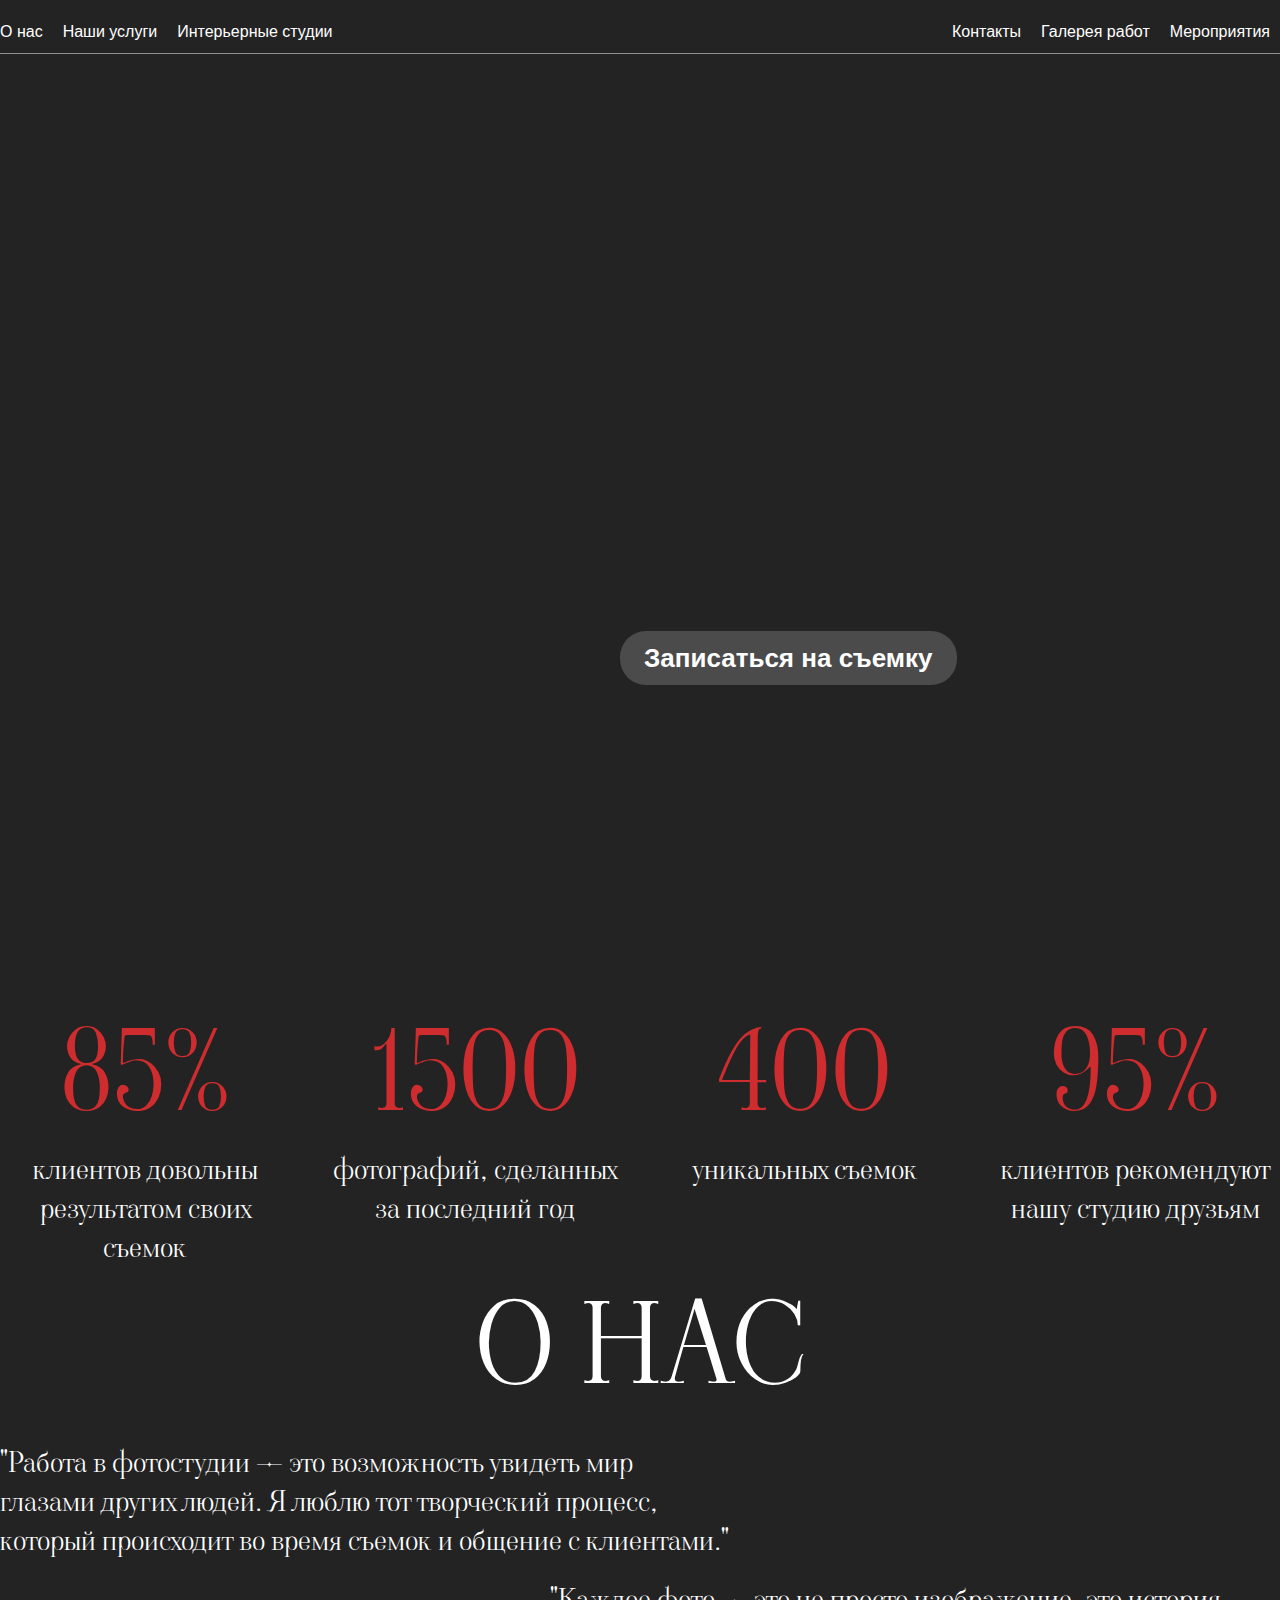
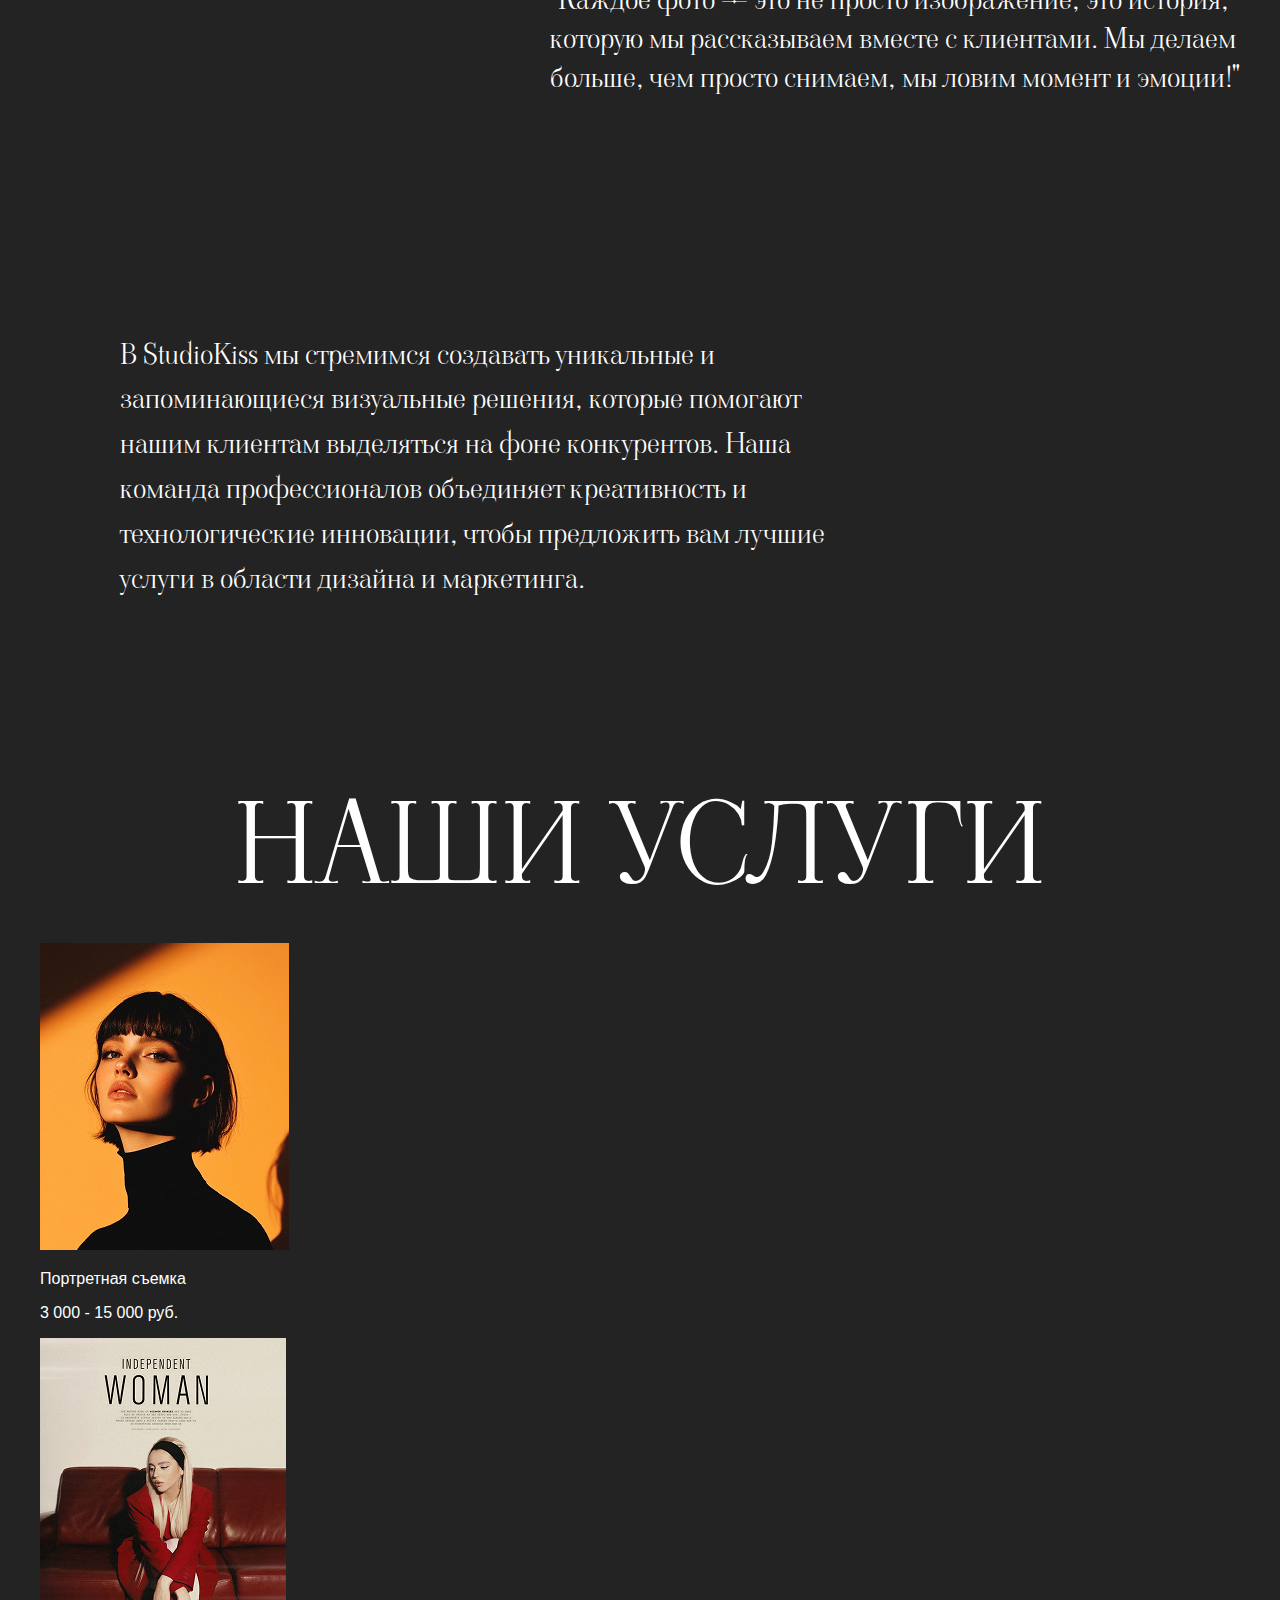
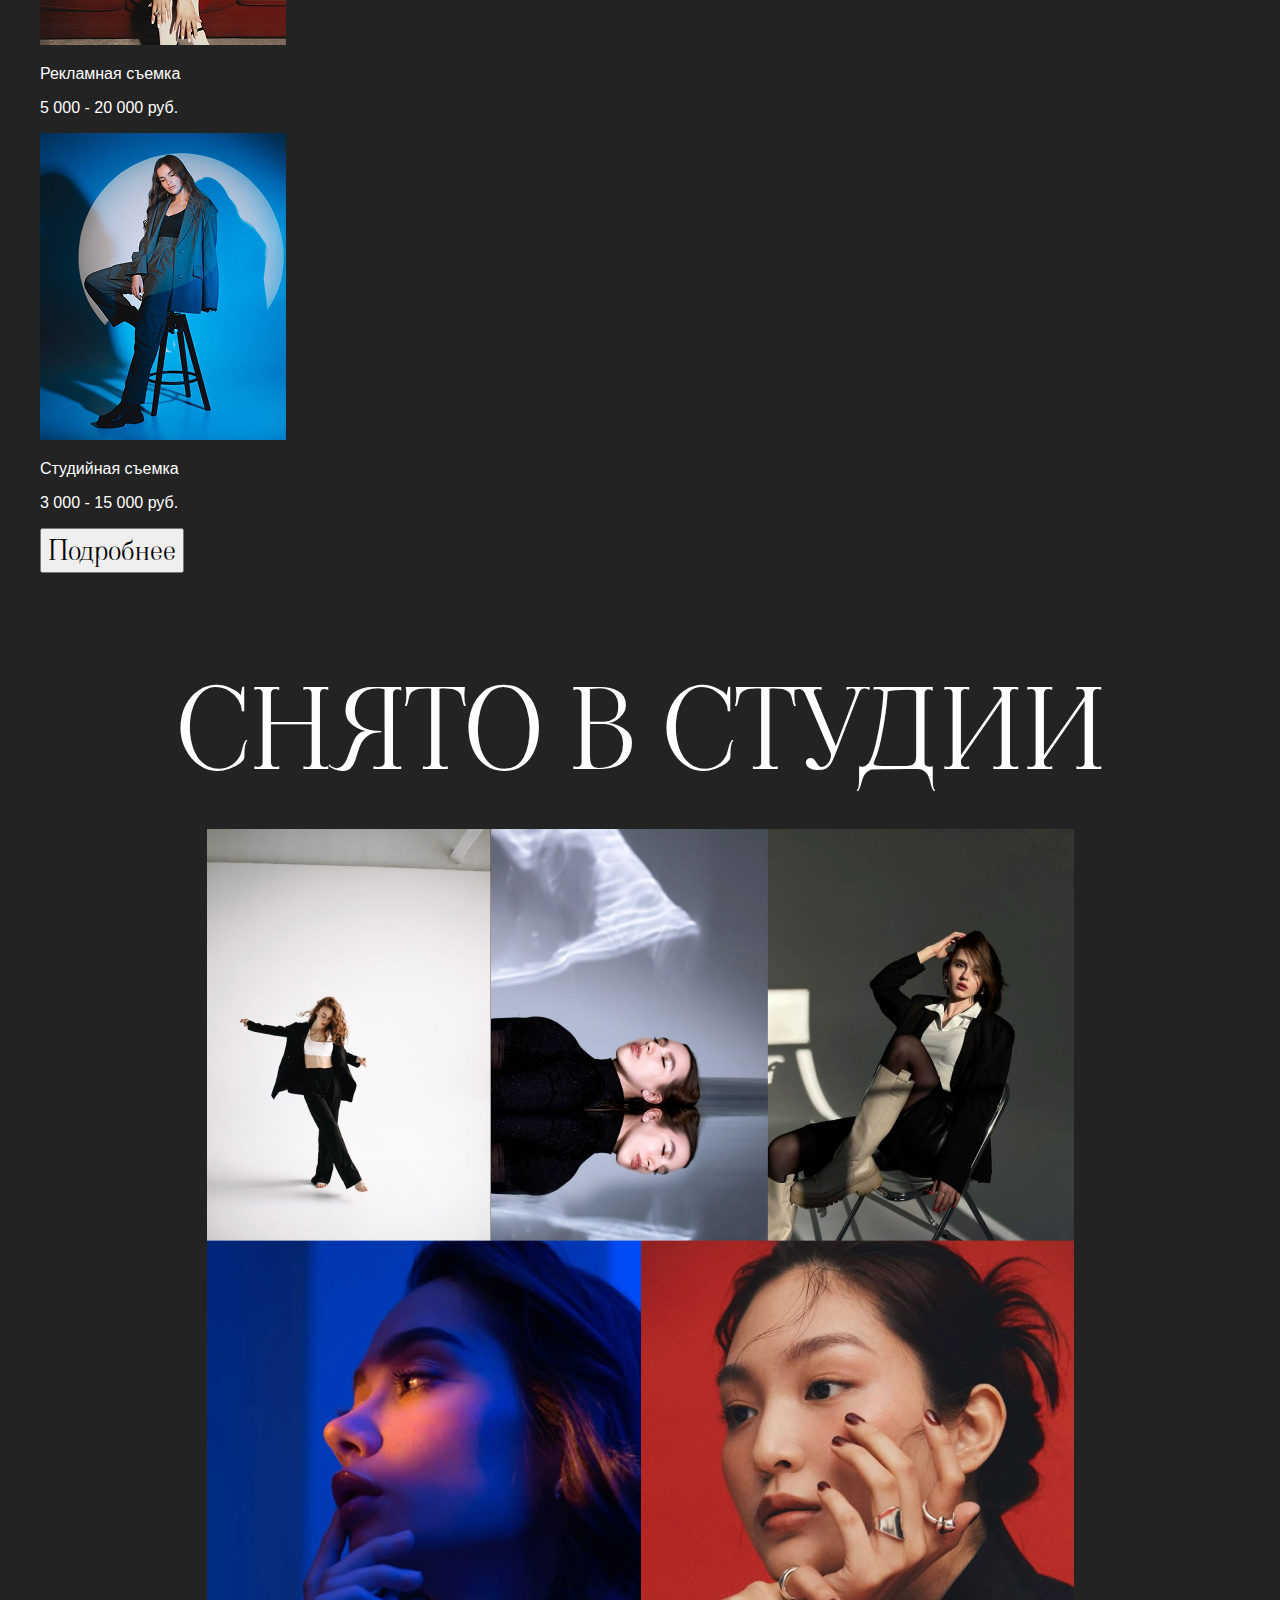
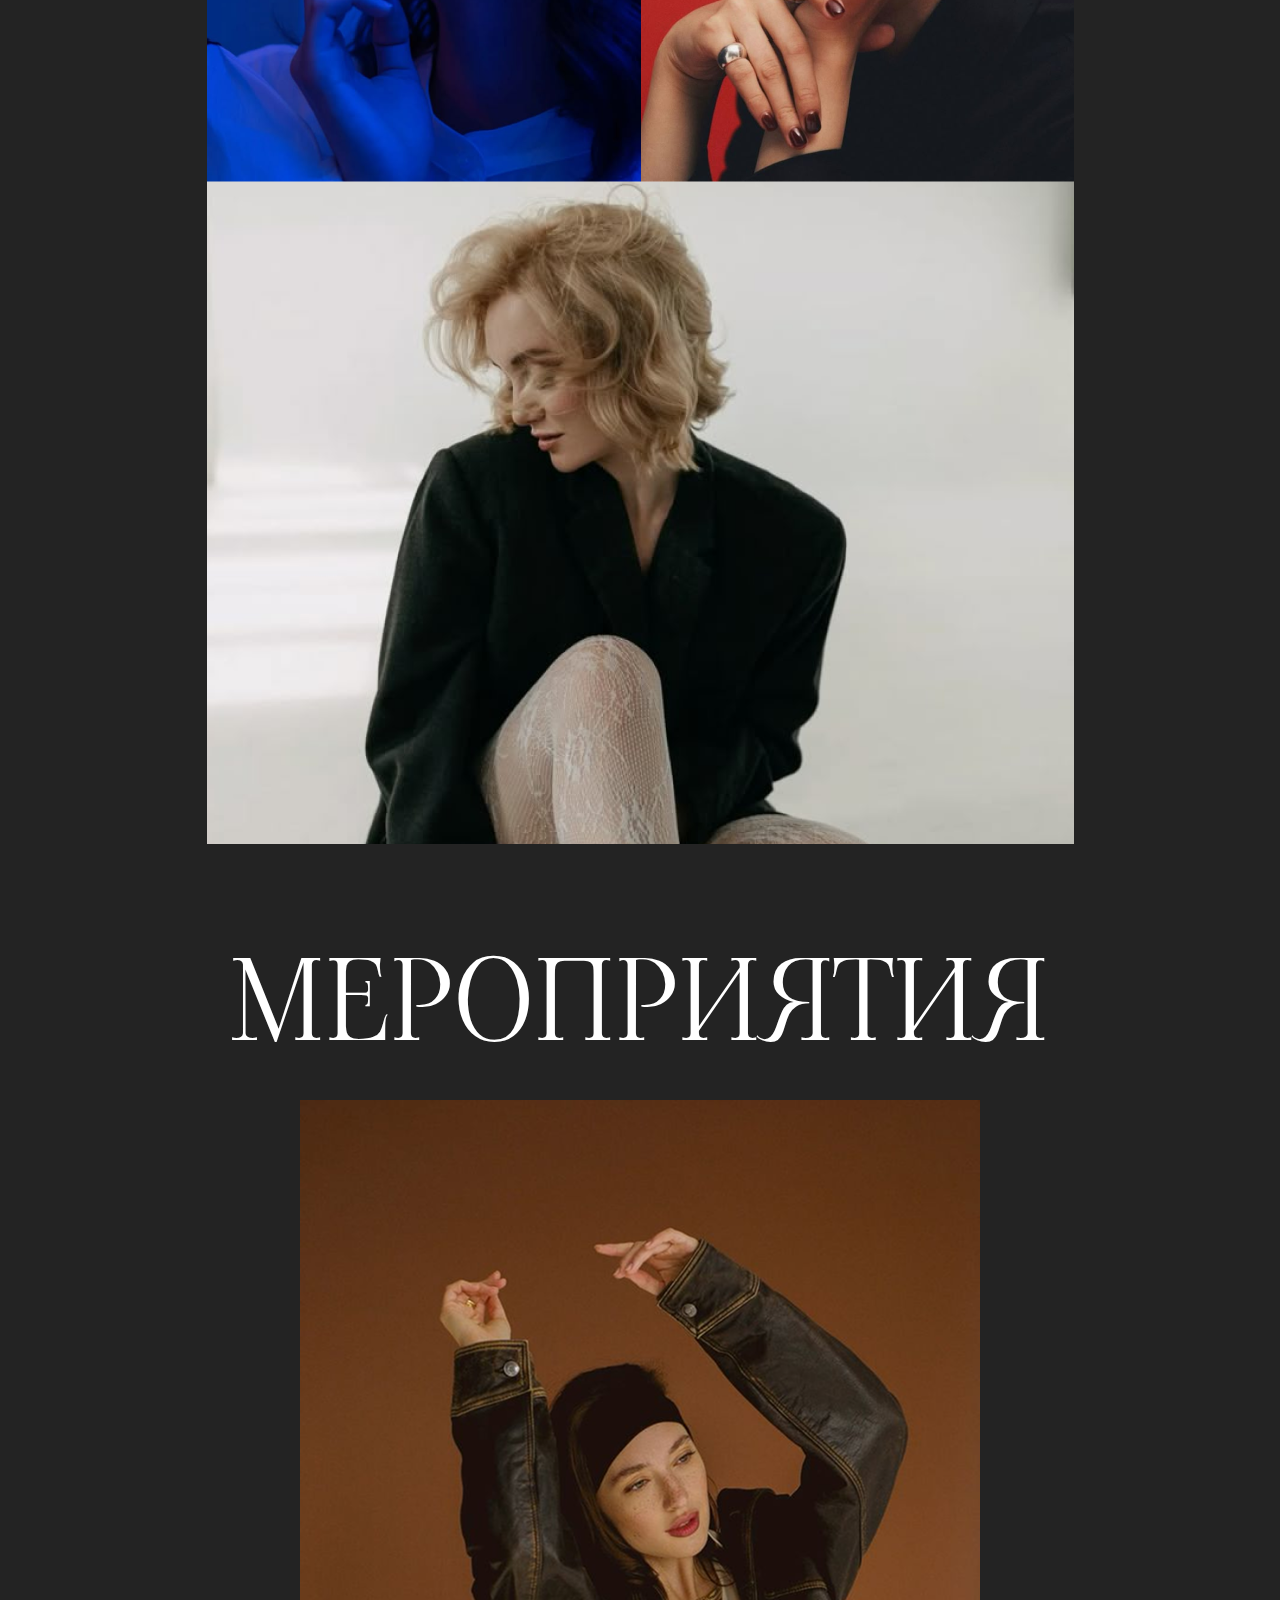
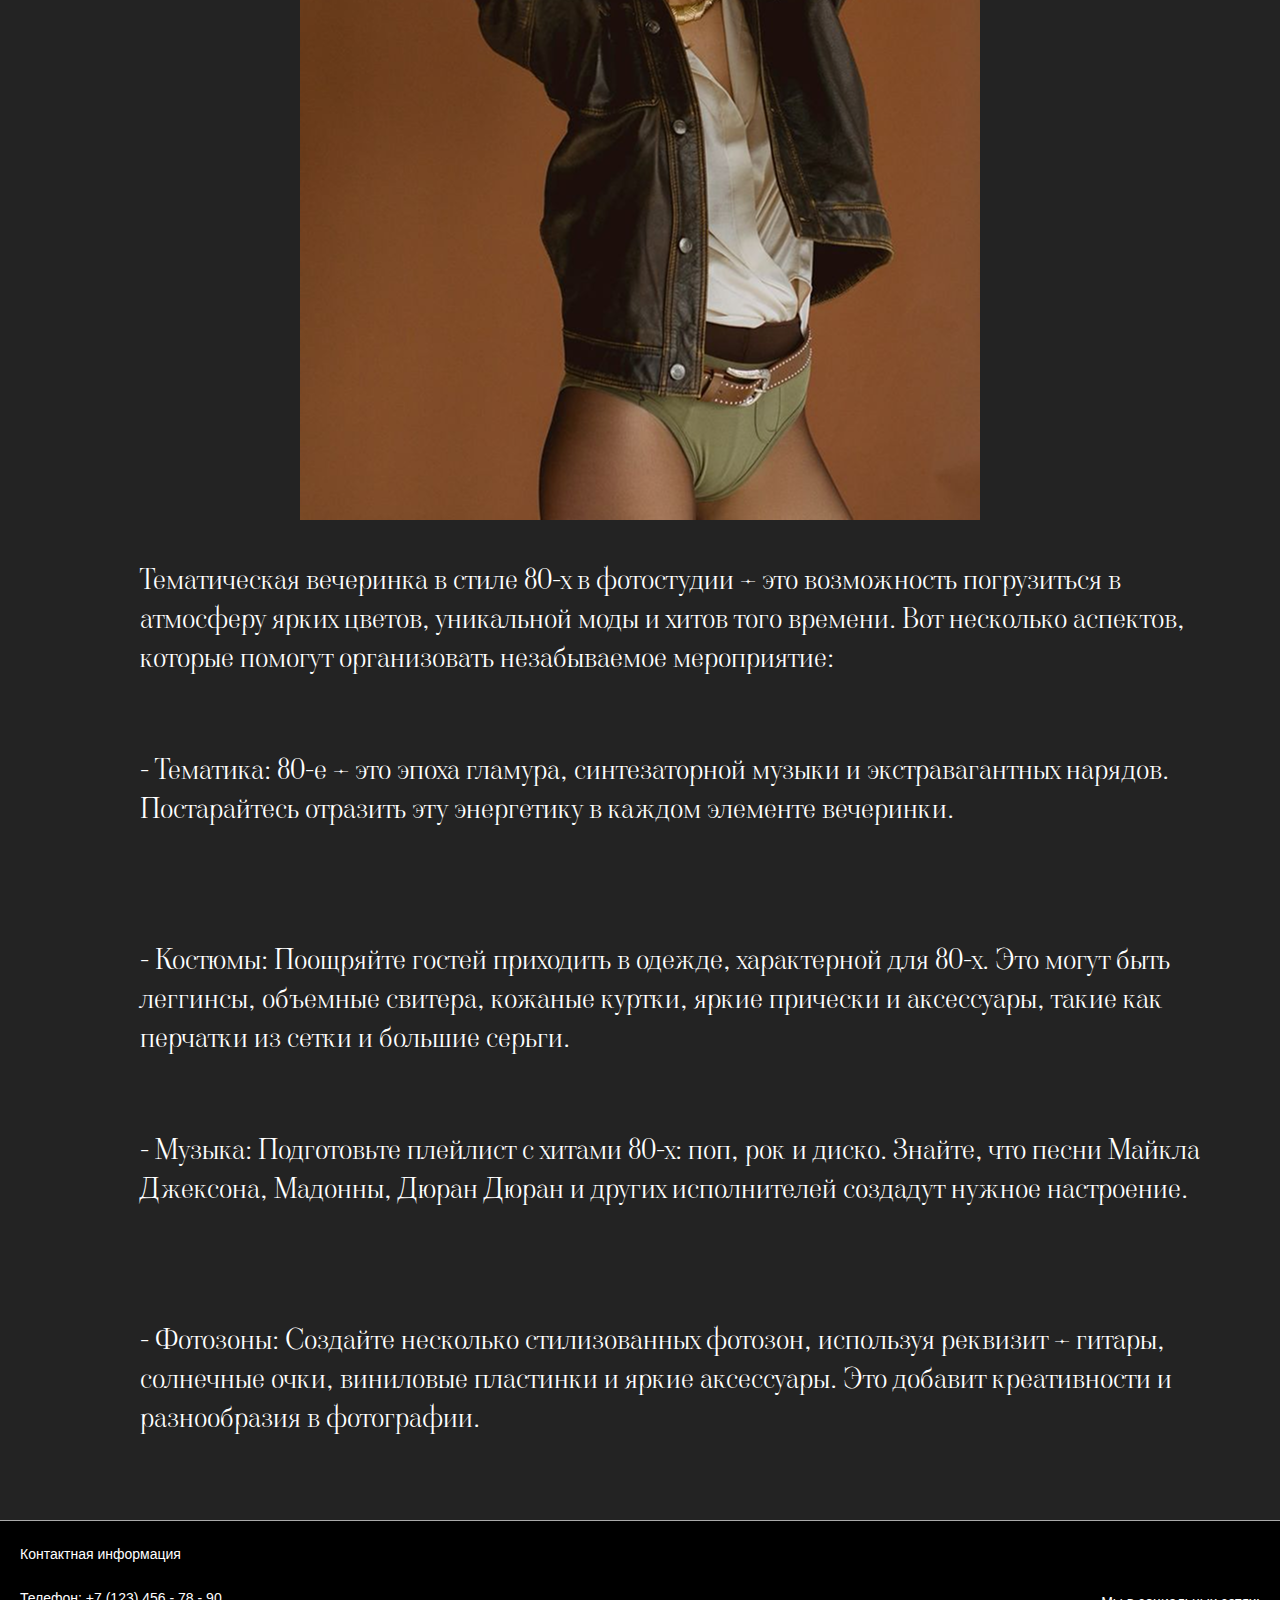
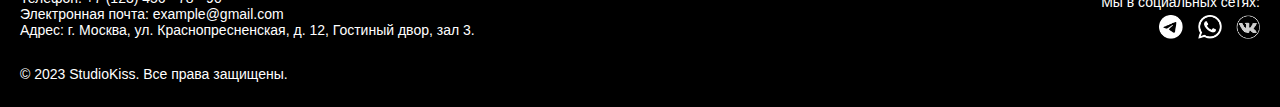
<file: index.html>
<!DOCTYPE html>
<html lang="ru">
<head>
    <!-- Google tag (gtag.js) -->
    <script async src="https://www.googletagmanager.com/gtag/js?id=G-5FQ3KZ03GV"></script>
    <script>
        window.dataLayer = window.dataLayer || [];
        function gtag(){dataLayer.push(arguments);}
        gtag('js', new Date());
        
        gtag('config', 'G-5FQ3KZ03GV');
    </script>
    <meta charset="UTF-8">
    <meta name="viewport" content="width=device-width, initial-scale=1.0">
    <link rel="stylesheet" href="assets/css/style.css">
    <title>StudoKiss</title>
    <link rel="preconnect" href="https://fonts.googleapis.com">
    <link rel="preconnect" href="https://fonts.gstatic.com" crossorigin>
    <link href="https://fonts.googleapis.com/css2?family=Viaoda+Libre&display=swap" rel="stylesheet">
</head>
<body>
    <header class="header">
        <div class="container">
            <nav class="header_nav">
                <ul class="header_list">
                    <li class="natac"><a href="onas.html">О нас</a></li>
                    <li class="natac"><a href="servis.html">Наши услуги</a></li>
                    <li class="natac"><a href="studios.html">Интерьерные студии</a></li>
                </ul>
            </nav>
            <nav class="header_nav">
                <ul class="header_list">
                    <li class="natac"><a href="contacts.html">Контакты</a></li>
                    <li class="natac"><a href="gallery.html">Галерея работ</a></li>
                    <li class="natac"><a href="events.html">Мероприятия</a></li>
                </ul>
            </nav>
        </div>
    </header>
    <main> 
        <section class="section welcome">
            <a class="btn" href="contacts.html">Записаться на съемку</a>
        </section>
       
        <section class="section welcom_niz">
            <div class="box_niz">
                <h2 class="podzagolovok">85%</h2> 
                <p class="text">клиентов довольны результатом своих съемок</p>
            </div>
            <div class="box_niz">
                <h2 class="podzagolovok">1500</h2> 
                <p class="text">фотографий, сделанных за последний год</p>
            </div>
            <div class="box_niz">
                <h2 class="podzagolovok">400</h2> 
                <p class="text">уникальных съемок</p>
            </div>
            <div class="box_niz">
                <h2 class="podzagolovok">95%</h2> 
                <p class="text">клиентов рекомендуют нашу студию друзьям</p>
            </div>
        </section>

        <section class="section o_nas">
            <h1 class="zagolovok">О НАС</h1>
            <div class="box_onas">
              <div class="box_onas_1">
                <p class="text">"Работа в фотостудии — это возможность увидеть мир глазами других людей. Я люблю тот творческий процесс, который происходит во время съемок и общение с клиентами."</p>
              </div>
              <div class="box_onas_2">
                <p class="text">"Каждое фото — это не просто изображение, это история, которую мы рассказываем вместе с клиентами. Мы делаем больше, чем просто снимаем, мы ловим момент и эмоции!"</p>
              </div>
            </div>
        </section>
            
        <section class="section o_nasniz">
            <div class="box_o_nasniz">
            <p class="text">В StudioKiss мы стремимся создавать уникальные и запоминающиеся визуальные решения, которые помогают нашим клиентам выделяться на фоне конкурентов. Наша команда профессионалов объединяет креативность и технологические инновации, чтобы предложить вам лучшие услуги в области дизайна и маркетинга. </p>
            </div>
        </section>

        <section class="section yslygi">
            <h1 class="zagolovok">НАШИ УСЛУГИ</h1>
            <div class="cards">
                <div class="card">
                    <img src="assets\img\photo\image 31.png" alt="">
                    <p class="text_ys">Портретная съемка</p>
                    <p class="text_ys">3 000 - 15 000 руб.</p>
                </div>

                <div class="card">
                    <img src="assets\img\photo\image 32.png" alt="">
                    <p class="text_ys">Рекламная съемка</p>
                    <p class="text_ys">5 000 - 20 000 руб.</p>
                </div>

                <div class="card">
                    <img src="assets\img\photo\image 33.png" alt="">
                    <p class="text_ys">Студийная съемка</p>
                    <p class="text_ys">3 000 - 15 000 руб.</p>
                </div>
            </div>
            <a href="servis.html"><button><p class="text">Подробнее</p></button></a>
        </section>

        <section class="section snyato">
            <h1 class="zagolovok">СНЯТО В СТУДИИ</h1>
            <img src="assets/img/ma_ga/snyato.png" alt="">
        </section>

        <section class="section meropriat">
            <h1 class="zagolovok">МЕРОПРИЯТИЯ</h1>
            <img src="assets/img/ma_ga/image 20.png" alt="">
            <div class="box_meropriat">
                <div>
                    <p class="text">Тематическая вечеринка в стиле 80-х в фотостудии – это возможность погрузиться в атмосферу ярких цветов, уникальной моды и хитов того времени. Вот несколько аспектов, которые помогут организовать незабываемое мероприятие:
                    </p>
                    <p class="text">- Тематика: 80-е – это эпоха гламура, синтезаторной музыки и экстравагантных нарядов. Постарайтесь отразить эту энергетику в каждом элементе вечеринки.
                    </p>
                    <p class="text">- Костюмы: Поощряйте гостей приходить в одежде, характерной для 80-х. Это могут быть леггинсы, объемные свитера, кожаные куртки, яркие прически и аксессуары, такие как перчатки из сетки и большие серьги.
                    </p>
                    <p class="text">- Музыка: Подготовьте плейлист с хитами 80-х: поп, рок и диско. Знайте, что песни Майкла Джексона, Мадонны, Дюран Дюран и других исполнителей создадут нужное настроение.
                    </p>
                    <p class="text">- Фотозоны: Создайте несколько стилизованных фотозон, используя реквизит – гитары, солнечные очки, виниловые пластинки и яркие аксессуары. Это добавит креативности и разнообразия в фотографии.</p>
                </div>
            </div>
        </section>
    </main>
    <footer class="footer">
        <div class="container">
            <div class="footer-content">
              <div class="footer-left">
                <p>Контактная информация</p> <br>
                <p>Телефон: +7 (123) 456 - 78 - 90  <br>
                    Электронная почта: example@gmail.com <br>
                    Адрес: г. Москва, ул. Краснопресненская, д. 12, Гостиный двор, зал 3. <br>
                </p> <br>
                <p>© 2023 StudioKiss. Все права защищены.</p>
              </div>
              <div class="footer-right">
                <p>Мы в социальных сетях:</p>
                <div class="social-icons">
                  <a href=""><img src="assets/img/Telegram.png" alt="Telegram"></a>
                  <a href=""><img src="assets/img/Vector.png" alt="WhatsApp"></a>
                  <a href=""><img src="assets/img/vk.png" alt="VK"></a>
                </div>
              </div>
            </div>
        </div>
      </footer>
</body>
</html>
</file>
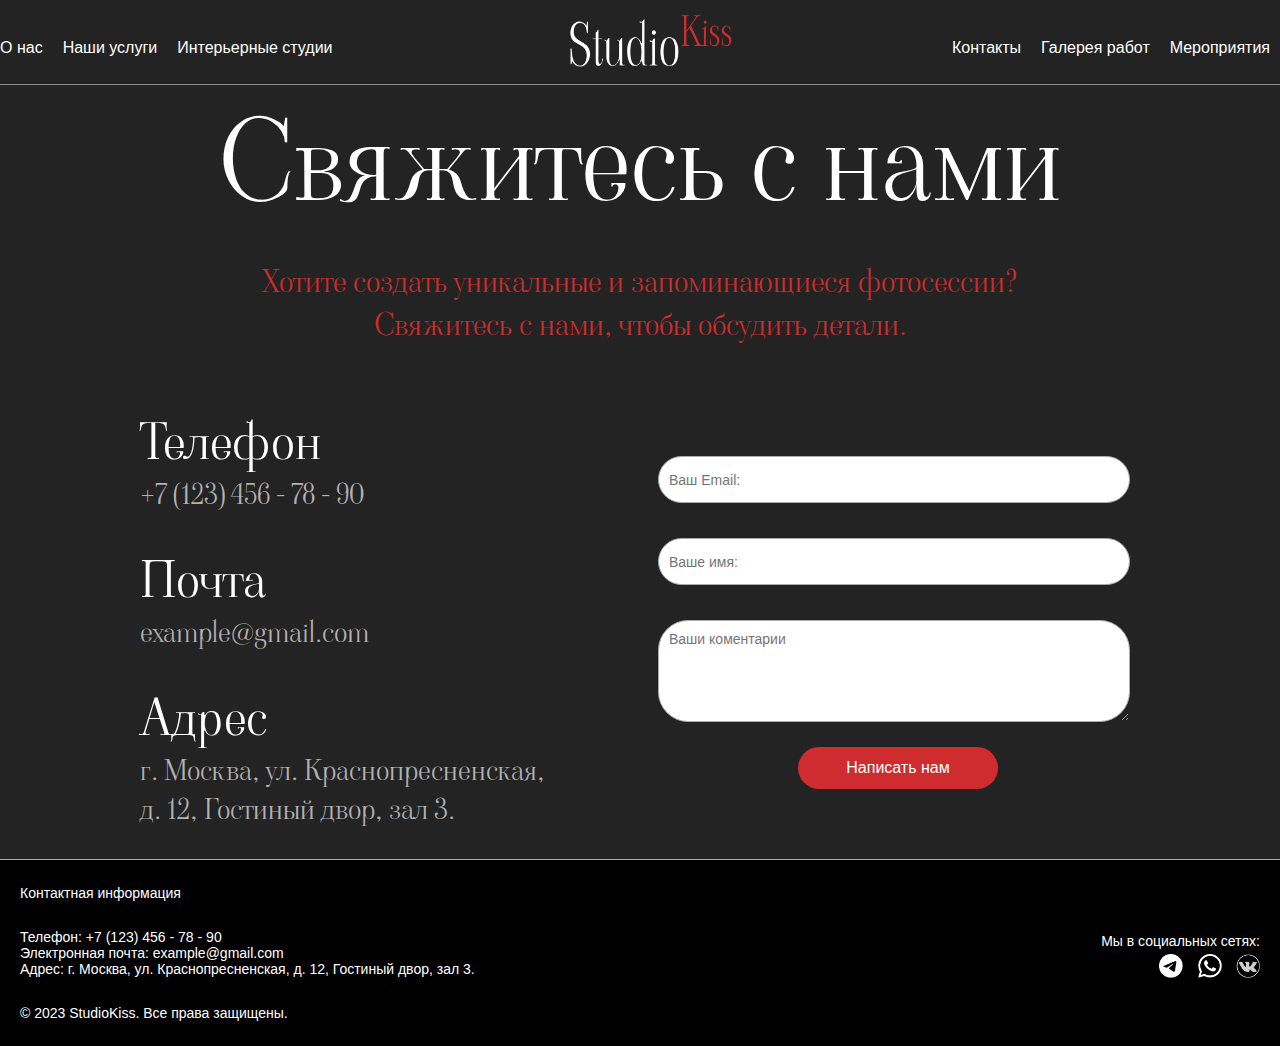
<file: contacts.html>
<!DOCTYPE html>
<html lang="en">
<head>
    <!-- Google tag (gtag.js) -->
    <script async src="https://www.googletagmanager.com/gtag/js?id=G-5FQ3KZ03GV"></script>
    <script>
        window.dataLayer = window.dataLayer || [];
        function gtag(){dataLayer.push(arguments);}
        gtag('js', new Date());
        
        gtag('config', 'G-5FQ3KZ03GV');
    </script>
    <meta charset="UTF-8">
    <meta name="viewport" content="width=device-width, initial-scale=1.0">
    <link rel="stylesheet" href="assets/css/style.css">
    <title>StudoKiss</title>
    <link rel="preconnect" href="https://fonts.googleapis.com">
    <link rel="preconnect" href="https://fonts.gstatic.com" crossorigin>
    <link href="https://fonts.googleapis.com/css2?family=Viaoda+Libre&display=swap" rel="stylesheet">
</head>
<body>
    <header class="header">
        <div class="container">
            <nav class="header_nav">
                <ul class="header_list">
                    <li class="natac"><a href="onas.html">О нас</a></li>
                    <li class="natac"><a href="servis.html">Наши услуги</a></li>
                    <li class="natac"><a href="studios.html">Интерьерные студии</a></li>
                </ul>
            </nav>
            <a href="index.html"><img src="assets/img/ЛОГОТИП.png" width="180" height="75" alt=""></a>
            <nav class="header_nav">
                <ul class="header_list">
                    <li class="natac"><a href="contacts.html">Контакты</a></li>
                    <li class="natac"><a href="gallery.html">Галерея работ</a></li>
                    <li class="natac"><a href="events.html">Мероприятия</a></li>
                </ul>
            </nav>
        </div>
    </header>
    <main>
    <section class="section contact">
        <h1 class="zagolovok">Cвяжитесь с нами</h1>
        <h2 class="podzagolovok">Хотите создать уникальные и запоминающиеся фотосессии? <br>
            Свяжитесь с нами, чтобы обсудить детали.</h2>
        <div class="box_con">
            <div class="contact_info">
                <p class="minizagolovok">Телефон</p> <br>
                <p class="text">+7 (123) 456 - 78 - 90</p>
                <p class="minizagolovok">Почта</p> <br>
                <p class="text">example@gmail.com</p>
                <p class="minizagolovok">Адрес</p> <br>
                <p class="text">г. Москва, ул. Краснопресненская, <br>
                 д. 12, Гостиный двор, зал 3.</p>
            </div>
            <form class="contact-form">
                <input type="email" placeholder="Ваш Email:" name="email" id="email" required />
                <input type="text" placeholder="Ваше имя:" name="name" id="name" required />
                <textarea placeholder="Ваши коментарии"></textarea>
                <button type="submit">Написать нам</button>
            </form>
        </div>
    </section>
    </main>
    <footer class="footer">
        <div class="container">
            <div class="footer-content">
              <div class="footer-left">
                <p>Контактная информация</p> <br>
                <p>Телефон: +7 (123) 456 - 78 - 90  <br>
                    Электронная почта: example@gmail.com <br>
                    Адрес: г. Москва, ул. Краснопресненская, д. 12, Гостиный двор, зал 3. <br>
                </p> <br>
                <p>© 2023 StudioKiss. Все права защищены.</p>
              </div>
              <div class="footer-right">
                <p>Мы в социальных сетях:</p>
                <div class="social-icons">
                  <a href=""><img src="assets/img/Telegram.png" alt="Telegram"></a>
                  <a href=""><img src="assets/img/Vector.png" alt="WhatsApp"></a>
                  <a href=""><img src="assets/img/vk.png" alt="VK"></a>
                </div>
              </div>
            </div>
        </div>
      </footer>
</body>
</html>
</file>
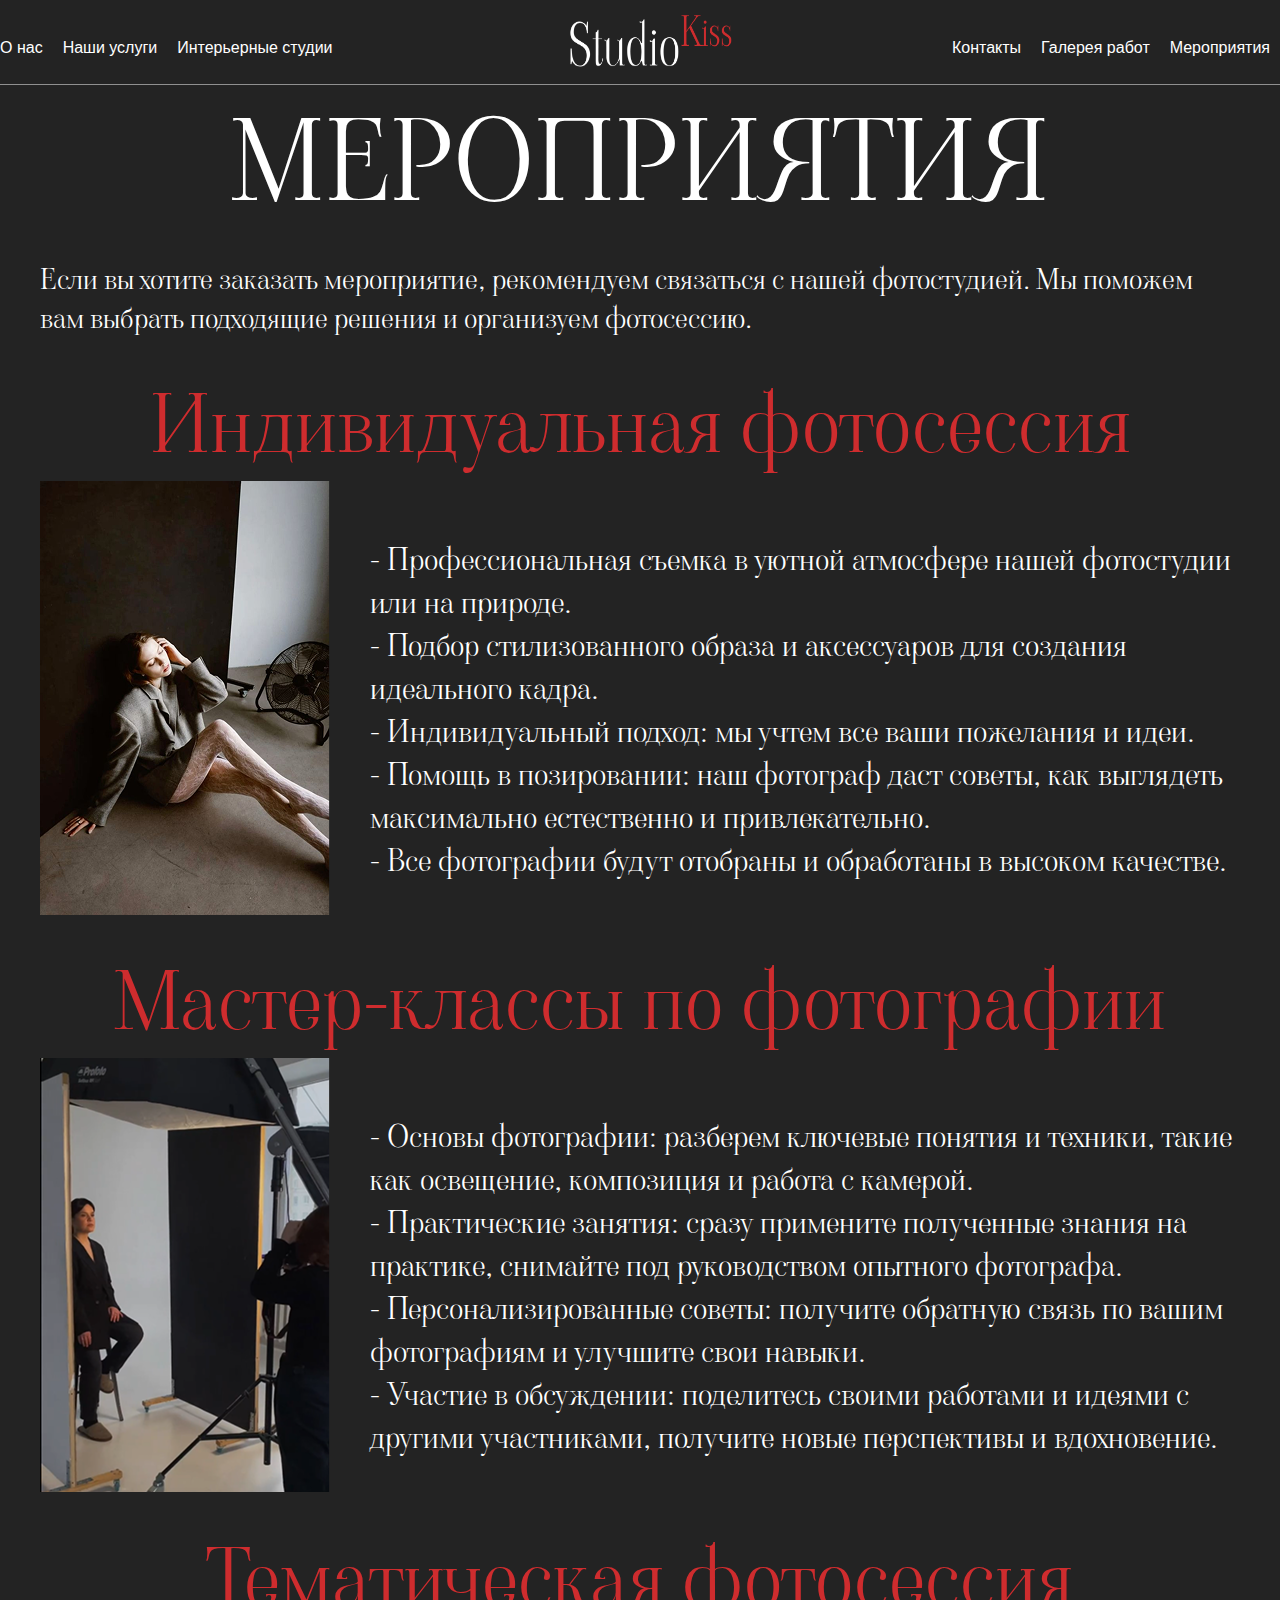
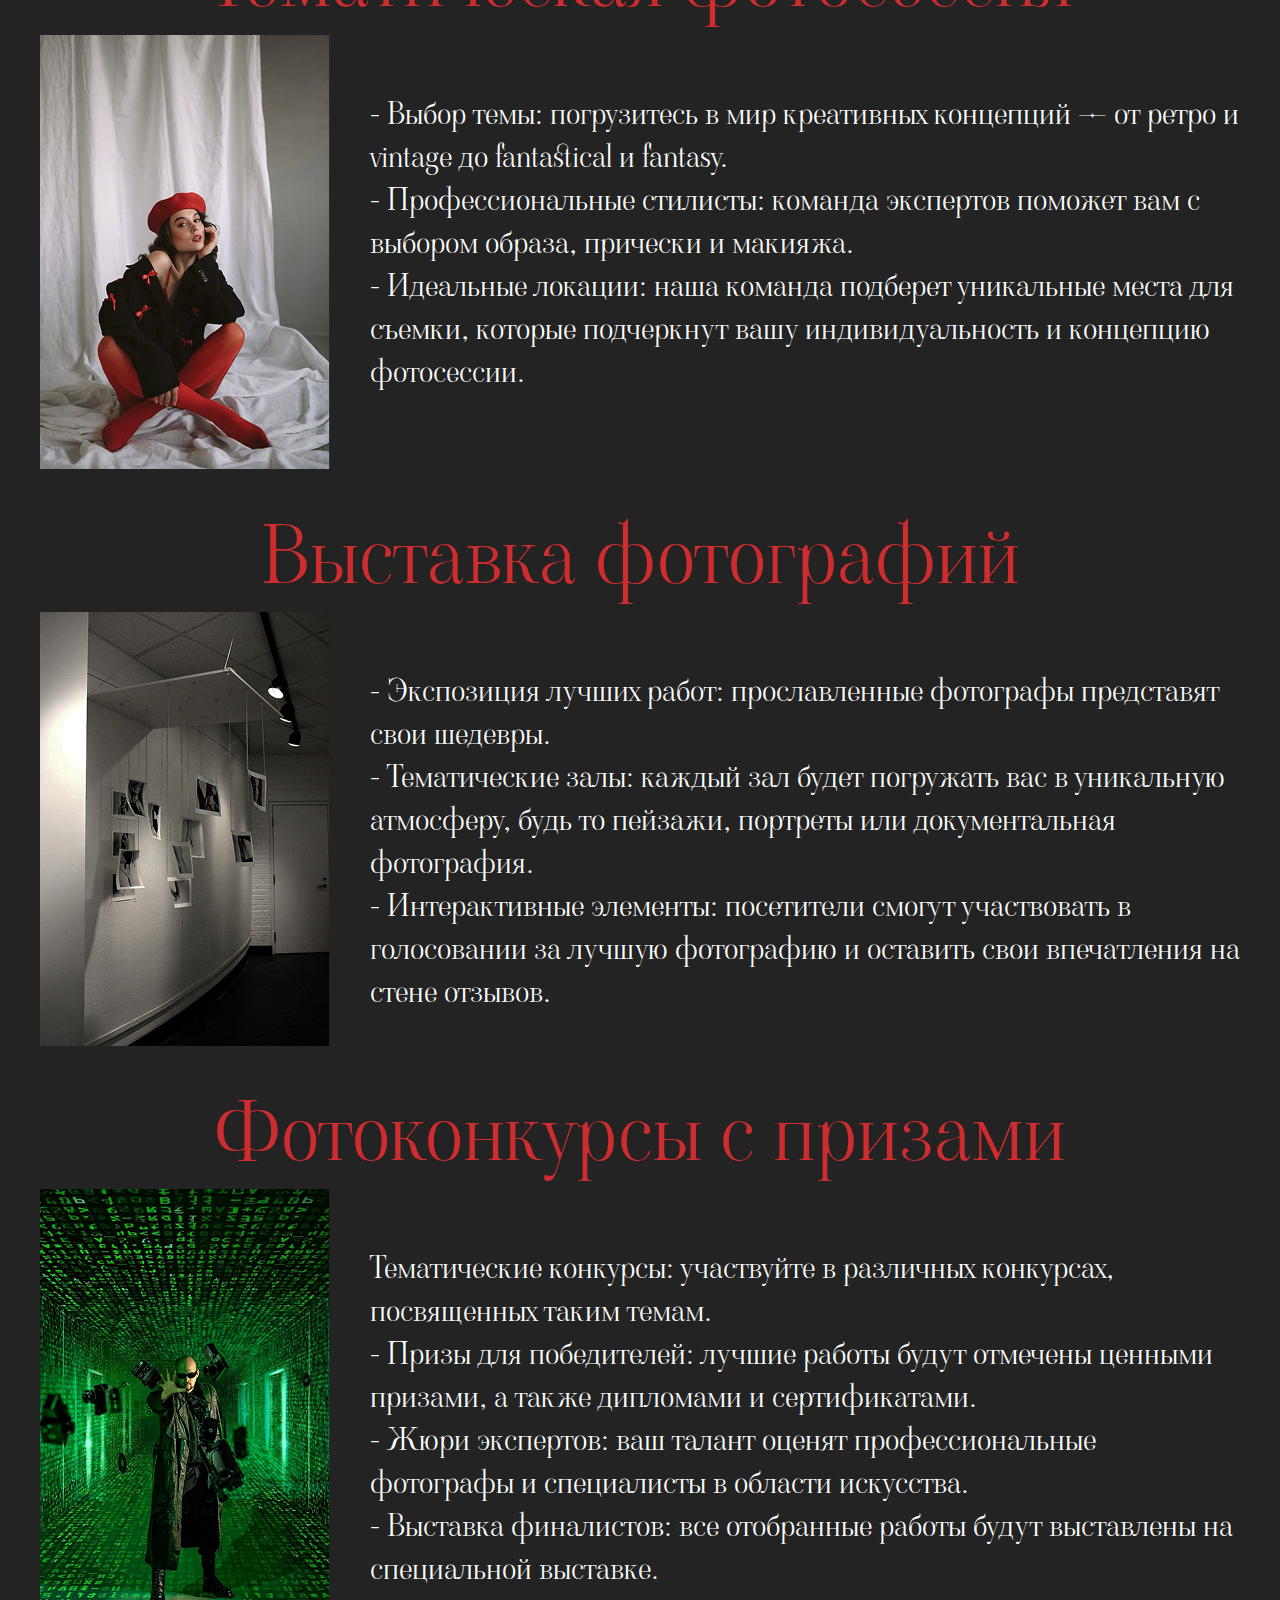
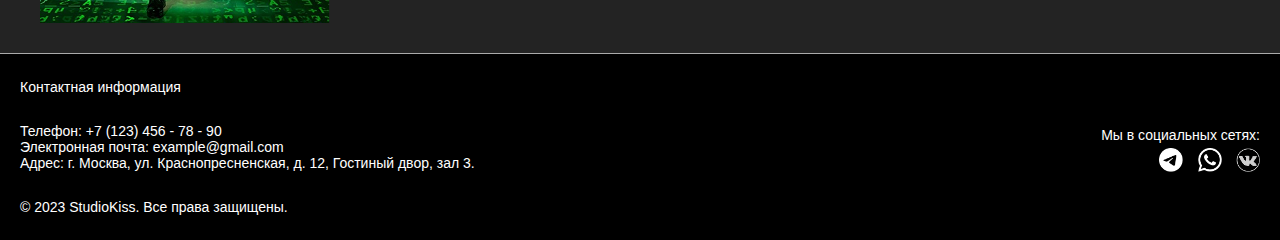
<file: events.html>
<!DOCTYPE html>
<html lang="en">
<head>
    <!-- Google tag (gtag.js) -->
    <script async src="https://www.googletagmanager.com/gtag/js?id=G-5FQ3KZ03GV"></script>
    <script>
        window.dataLayer = window.dataLayer || [];
        function gtag(){dataLayer.push(arguments);}
        gtag('js', new Date());
        
        gtag('config', 'G-5FQ3KZ03GV');
    </script>
    <meta charset="UTF-8">
    <meta name="viewport" content="width=device-width, initial-scale=1.0">
    <link rel="stylesheet" href="assets/css/style.css">
    <title>StudoKiss</title>
    <link rel="preconnect" href="https://fonts.googleapis.com">
    <link rel="preconnect" href="https://fonts.gstatic.com" crossorigin>
    <link href="https://fonts.googleapis.com/css2?family=Viaoda+Libre&display=swap" rel="stylesheet">
</head>
<body>
    <header class="header">
        <div class="container">
            <nav class="header_nav">
                <ul class="header_list">
                    <li class="natac"><a href="onas.html">О нас</a></li>
                    <li class="natac"><a href="servis.html">Наши услуги</a></li>
                    <li class="natac"><a href="studios.html">Интерьерные студии</a></li>
                </ul>
            </nav>
            <a href="index.html"><img src="assets/img/ЛОГОТИП.png" width="180" height="75" alt=""></a>
            <nav class="header_nav">
                <ul class="header_list">
                    <li class="natac"><a href="contacts.html">Контакты</a></li>
                    <li class="natac"><a href="gallery.html">Галерея работ</a></li>
                    <li class="natac"><a href="events.html">Мероприятия</a></li>
                </ul>
            </nav>
        </div>
    </header>
    <main>
    <section class="section event">
        <h1 class="zagolovok">МЕРОПРИЯТИЯ</h1>
        <p class="text">Если вы хотите заказать мероприятие, рекомендуем связаться с нашей фотостудией. Мы поможем вам выбрать подходящие решения и организуем фотосессию.
        </p>
        <h2 class="podzagolovok">Индивидуальная фотосессия</h2>
            <div class="box_event">
            <img src="assets/img/meropriat/image 42.png" alt="">
            <p class="text">- Профессиональная съемка в уютной атмосфере нашей фотостудии или на природе. <br>
                - Подбор стилизованного образа и аксессуаров для создания идеального кадра. <br>
                - Индивидуальный подход: мы учтем все ваши пожелания и идеи. <br>
                - Помощь в позировании: наш фотограф даст советы, как выглядеть максимально естественно и привлекательно. <br>
                - Все фотографии будут отобраны и обработаны в высоком качестве.</p>
            </div>

        <h2 class="podzagolovok">Мастер-классы по фотографии</h2>
            <div class="box_event">
            <img src="assets/img/meropriat/image 43.png" alt="">
            <p class="text">- Основы фотографии: разберем ключевые понятия и техники, такие как освещение, композиция и работа с камерой. <br>
                - Практические занятия: сразу примените полученные знания на практике, снимайте под руководством опытного фотографа. <br>
                - Персонализированные советы: получите обратную связь по вашим фотографиям и улучшите свои навыки. <br>
                - Участие в обсуждении: поделитесь своими работами и идеями с другими участниками, получите новые перспективы и вдохновение.
            </p>
            </div>

        <h2 class="podzagolovok">Тематическая фотосессия</h2>
            <div class="box_event">
            <img src="assets/img/meropriat/image 44.png" alt="">
            <p class="text">- Выбор темы: погрузитесь в мир креативных концепций — от ретро и vintage до fantastical и fantasy. <br>
                - Профессиональные стилисты: команда экспертов поможет вам с выбором образа, прически и макияжа. <br>
                - Идеальные локации: наша команда подберет уникальные места для съемки, которые подчеркнут вашу индивидуальность и концепцию фотосессии.
                
            </p>
            </div>

        <h2 class="podzagolovok">Выставка фотографий</h2>
            <div class="box_event">
            <img src="assets/img/meropriat/image 45.png" alt="">
            <p class="text">
                - Экспозиция лучших работ: прославленные фотографы представят свои шедевры. <br>
                - Тематические залы: каждый зал будет погружать вас в уникальную атмосферу, будь то пейзажи, портреты или документальная фотография. <br>
                - Интерактивные элементы: посетители смогут участвовать в голосовании за лучшую фотографию и оставить свои впечатления на стене отзывов. 
            </p>
            </div>

        <h2 class="podzagolovok">Фотоконкурсы с призами</h2>
            <div class="box_event">
            <img src="assets/img/meropriat/image 46.png" alt="">
            <p class="text">  Тематические конкурсы: участвуйте в различных конкурсах, посвященных таким темам. <br>
                - Призы для победителей: лучшие работы будут отмечены ценными призами, а также дипломами и сертификатами. <br>
                - Жюри экспертов: ваш талант оценят профессиональные фотографы и специалисты в области искусства. <br>
                - Выставка финалистов: все отобранные работы будут выставлены на специальной выставке.
            </p>
            </div>
    </section>

    </main>
    <footer class="footer">
        <div class="container">
            <div class="footer-content">
              <div class="footer-left">
                <p>Контактная информация</p> <br>
                <p>Телефон: +7 (123) 456 - 78 - 90  <br>
                    Электронная почта: example@gmail.com <br>
                    Адрес: г. Москва, ул. Краснопресненская, д. 12, Гостиный двор, зал 3. <br>
                </p> <br>
                <p>© 2023 StudioKiss. Все права защищены.</p>
              </div>
              <div class="footer-right">
                <p>Мы в социальных сетях:</p>
                <div class="social-icons">
                  <a href=""><img src="assets/img/Telegram.png" alt="Telegram"></a>
                  <a href=""><img src="assets/img/Vector.png" alt="WhatsApp"></a>
                  <a href=""><img src="assets/img/vk.png" alt="VK"></a>
                </div>
              </div>
            </div>
        </div>
      </footer>
</body>
</html>
</file>
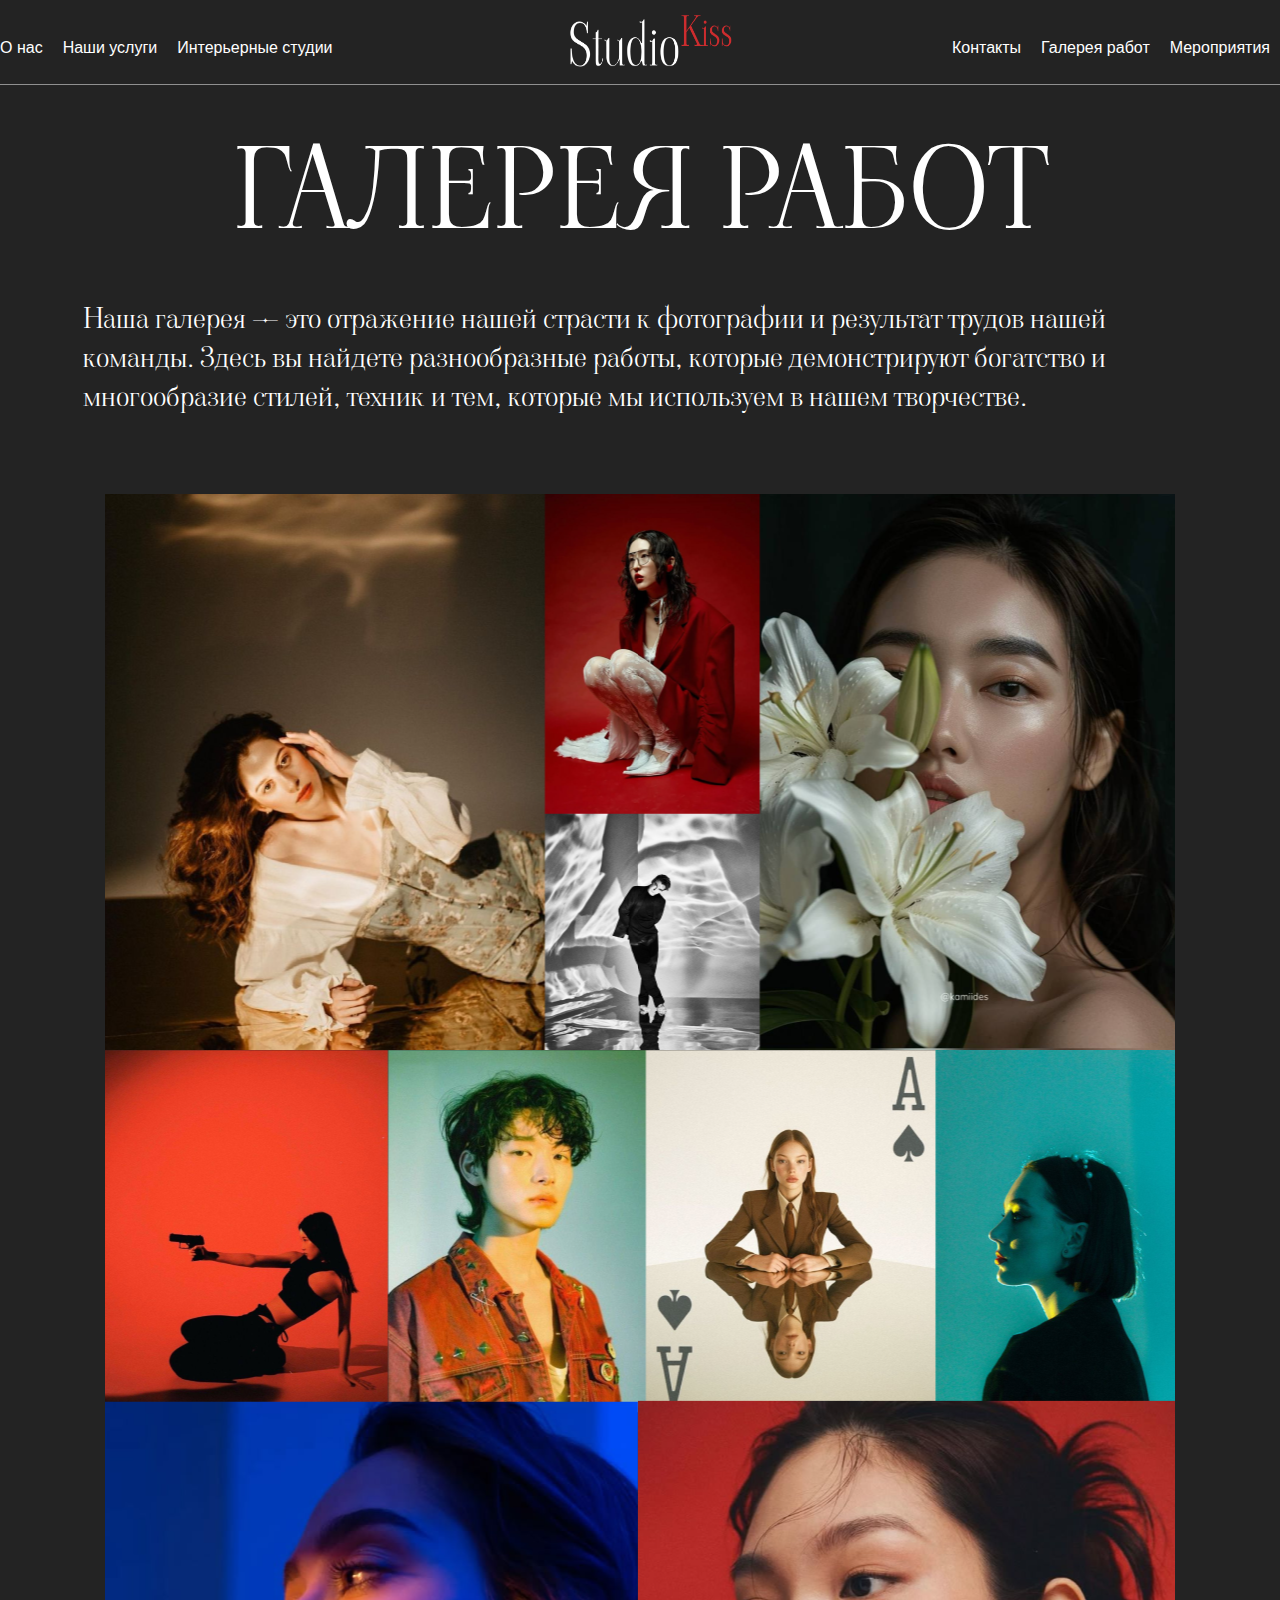
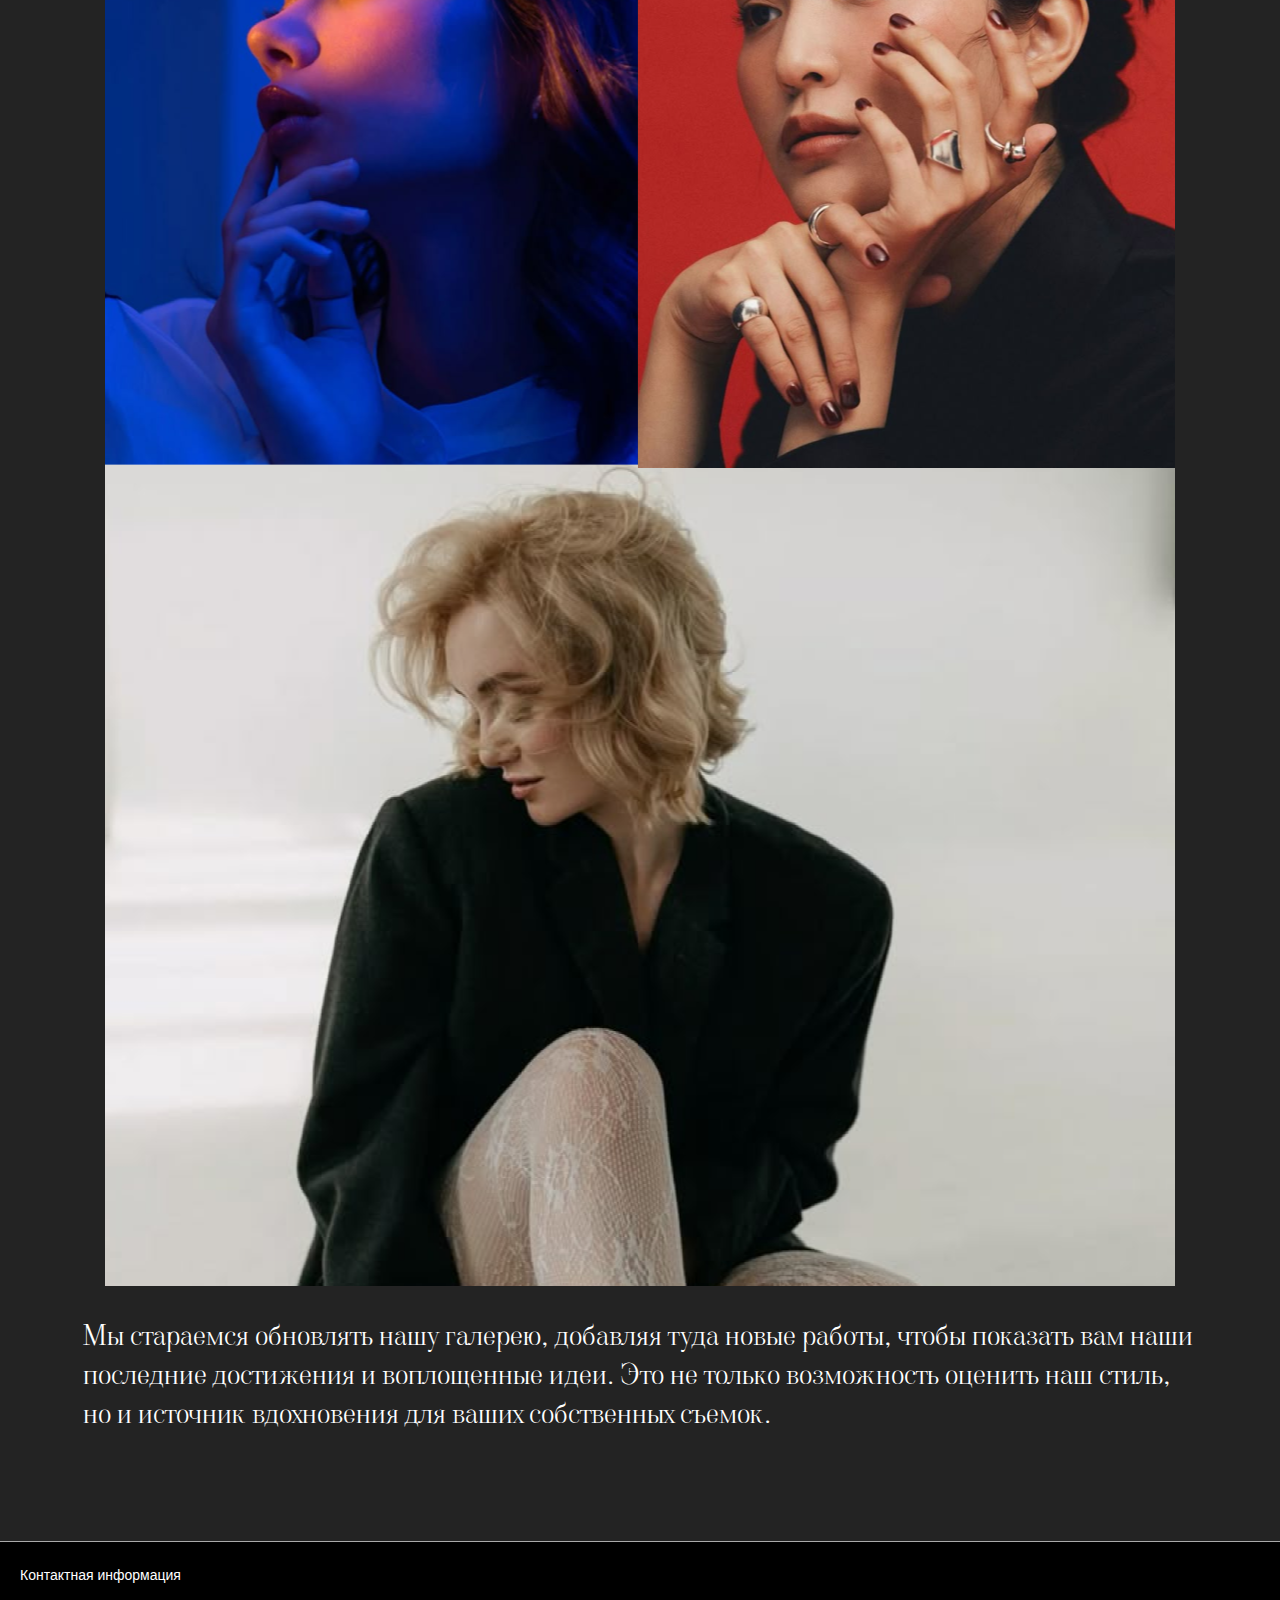
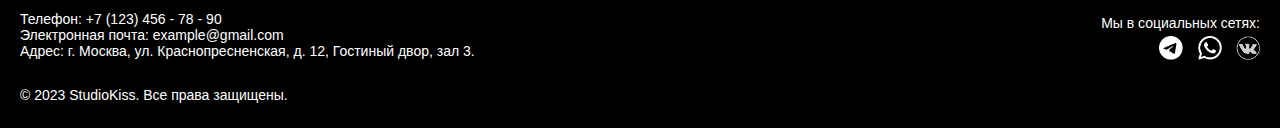
<file: gallery.html>
<!DOCTYPE html>
<html lang="ru">
<head>
    <meta charset="UTF-8">
    <meta name="viewport" content="width=device-width, initial-scale=1.0">
    <link rel="stylesheet" href="assets/css/style.css">
    <title>StudoKiss</title>
    <link rel="preconnect" href="https://fonts.googleapis.com">
    <link rel="preconnect" href="https://fonts.gstatic.com" crossorigin>
    <link href="https://fonts.googleapis.com/css2?family=Viaoda+Libre&display=swap" rel="stylesheet">
</head>
<body>
    <header class="header">
        <div class="container">
            <nav class="header_nav">
                <ul class="header_list">
                    <li class="natac"><a href="onas.html">О нас</a></li>
                    <li class="natac"><a href="servis.html">Наши услуги</a></li>
                    <li class="natac"><a href="studios.html">Интерьерные студии</a></li>
                </ul>
            </nav>
            <a href="index.html"><img src="assets/img/ЛОГОТИП.png" width="180" height="75" alt=""></a>
            <nav class="header_nav">
                <ul class="header_list">
                    <li class="natac"><a href="contacts.html">Контакты</a></li>
                    <li class="natac"><a href="gallery.html">Галерея работ</a></li>
                    <li class="natac"><a href="events.html">Мероприятия</a></li>
                </ul>
            </nav>
        </div>
    </header>
    <main>
        <main>
            <section class="section gallery">
                <h1 class="zagolovok">ГАЛЕРЕЯ РАБОТ</h1>
                <p class="text">Наша галерея — это отражение нашей страсти к фотографии и результат трудов нашей команды. Здесь вы найдете разнообразные работы, которые демонстрируют богатство и многообразие стилей, техник и тем, которые мы используем в нашем творчестве.</p>
                <img src="assets/img/studii2.png" alt="">
                <p class="text">Мы стараемся обновлять нашу галерею, добавляя туда новые работы, чтобы показать вам наши последние достижения и воплощенные идеи. Это не только возможность оценить наш стиль, но и источник вдохновения для ваших собственных съемок. </p>
        </main>
    </main>
    <footer class="footer">
        <div class="container">
            <div class="footer-content">
              <div class="footer-left">
                <p>Контактная информация</p> <br>
                <p>Телефон: +7 (123) 456 - 78 - 90  <br>
                    Электронная почта: example@gmail.com <br>
                    Адрес: г. Москва, ул. Краснопресненская, д. 12, Гостиный двор, зал 3. <br>
                </p> <br>
                <p>© 2023 StudioKiss. Все права защищены.</p>
              </div>
              <div class="footer-right">
                <p>Мы в социальных сетях:</p>
                <div class="social-icons">
                  <a href=""><img src="assets/img/Telegram.png" alt="Telegram"></a>
                  <a href=""><img src="assets/img/Vector.png" alt="WhatsApp"></a>
                  <a href=""><img src="assets/img/vk.png" alt="VK"></a>
                </div>
              </div>
            </div>
        </div>
      </footer>
</body>
</html>
</file>
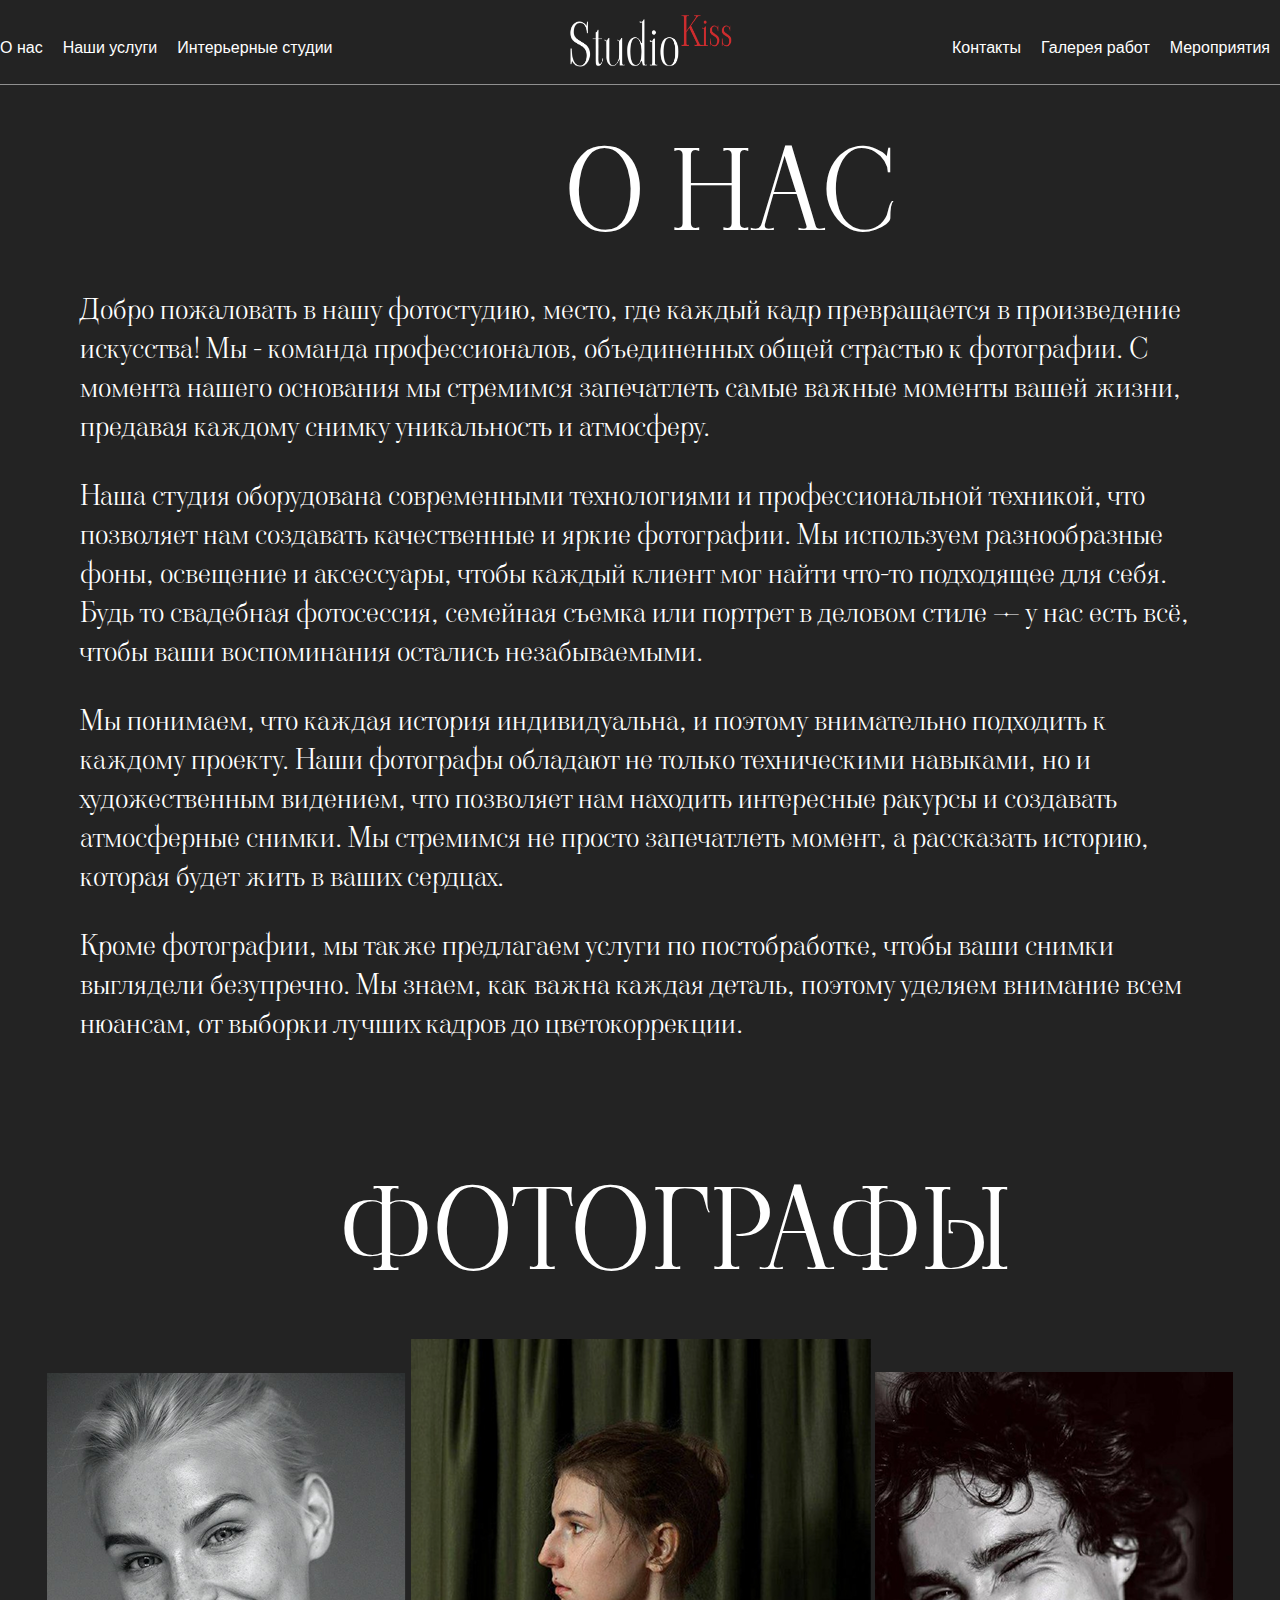
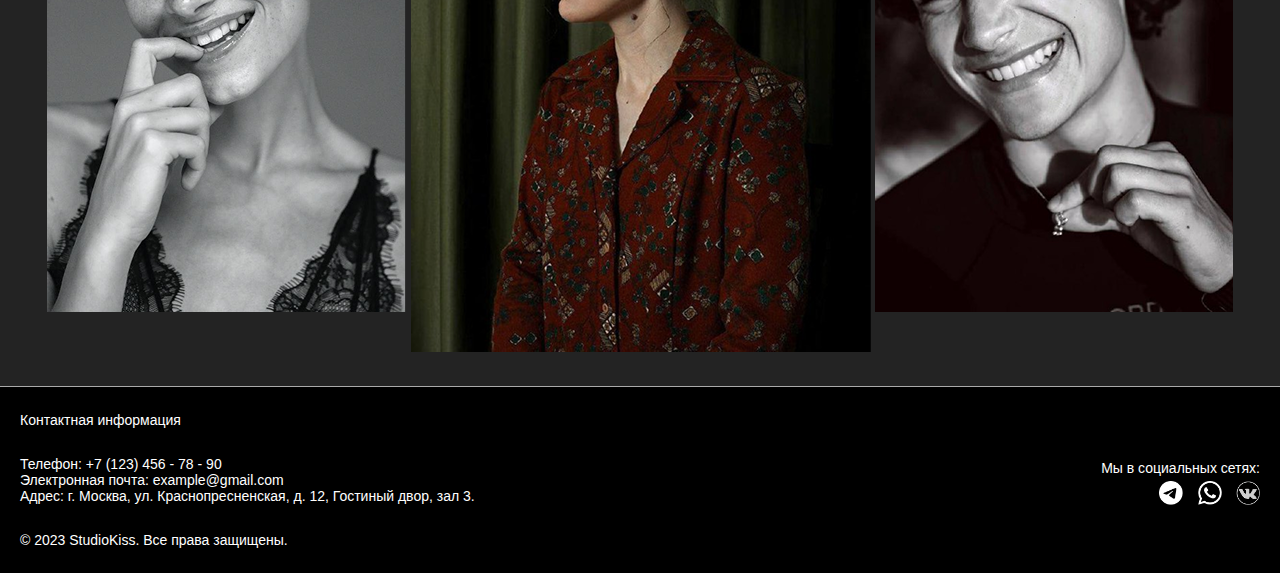
<file: onas.html>
<!DOCTYPE html>
<html lang="ru">
<head>
    <!-- Google tag (gtag.js) -->
    <script async src="https://www.googletagmanager.com/gtag/js?id=G-5FQ3KZ03GV"></script>
    <script>
        window.dataLayer = window.dataLayer || [];
        function gtag(){dataLayer.push(arguments);}
        gtag('js', new Date());
        
        gtag('config', 'G-5FQ3KZ03GV');
    </script>
    <meta charset="UTF-8">
    <meta name="viewport" content="width=device-width, initial-scale=1.0">
    <link rel="stylesheet" href="assets/css/style.css">
    <title>StudoKiss</title>
    <link rel="preconnect" href="https://fonts.googleapis.com">
    <link rel="preconnect" href="https://fonts.gstatic.com" crossorigin>
    <link href="https://fonts.googleapis.com/css2?family=Viaoda+Libre&display=swap" rel="stylesheet">
</head>
<body>
    <header class="header">
        <div class="container">
            <nav class="header_nav">
                <ul class="header_list">
                    <li class="natac"><a href="onas.html">О нас</a></li>
                    <li class="natac"><a href="servis.html">Наши услуги</a></li>
                    <li class="natac"><a href="studios.html">Интерьерные студии</a></li>
                </ul>
            </nav>
            <a href="index.html"><img src="assets/img/ЛОГОТИП.png" width="180" height="75" alt=""></a>
            <nav class="header_nav">
                <ul class="header_list">
                    <li class="natac"><a href="contacts.html">Контакты</a></li>
                    <li class="natac"><a href="gallery.html">Галерея работ</a></li>
                    <li class="natac"><a href="events.html">Мероприятия</a></li>
                </ul>
            </nav>
        </div>
    </header>
    <main>
        <section class="section onas">
            <div class="box_onas">
                <h1 class="zagolovok">О НАС</h1>
                <p class="text">Добро пожаловать в нашу фотостудию, место, где каждый кадр превращается в произведение искусства! Мы - команда профессионалов, объединенных общей страстью к фотографии. С момента нашего основания мы стремимся запечатлеть самые важные моменты вашей жизни, предавая каждому снимку уникальность и атмосферу. 
                </p>
                <p class="text">Наша студия оборудована современными технологиями и профессиональной техникой, что позволяет нам создавать качественные и яркие фотографии. Мы используем разнообразные фоны, освещение и аксессуары, чтобы каждый клиент мог найти что-то подходящее для себя. Будь то свадебная фотосессия, семейная съемка или портрет в деловом стиле — у нас есть всё, чтобы ваши воспоминания остались незабываемыми.
                </p>
                <p class="text">Мы понимаем, что каждая история индивидуальна, и поэтому внимательно подходить к каждому проекту. Наши фотографы обладают не только техническими навыками, но и художественным видением, что позволяет нам находить интересные ракурсы и создавать атмосферные снимки. Мы стремимся не просто запечатлеть момент, а рассказать историю, которая будет жить в ваших сердцах.
                </p>
                <p class="text">Кроме фотографии, мы также предлагаем услуги по постобработке, чтобы ваши снимки выглядели безупречно. Мы знаем, как важна каждая деталь, поэтому уделяем внимание всем нюансам, от выборки лучших кадров до цветокоррекции. 
                </p>
            </div>
        </section>

        <section class="section photographers">
            <h1 class="zagolovok">ФОТОГРАФЫ</h1>
            <div class="photo">
                <img class="photo2" src="assets/img/onas/image 29.png" alt="">
                <img src="assets/img/onas/image 27.png" alt="">
                <img class="photo2" src="assets/img/onas/image 28.png" alt="">
            </div>
        </section>
    </main>
    <footer class="footer">
        <div class="container">
            <div class="footer-content">
              <div class="footer-left">
                <p>Контактная информация</p> <br>
                <p>Телефон: +7 (123) 456 - 78 - 90  <br>
                    Электронная почта: example@gmail.com <br>
                    Адрес: г. Москва, ул. Краснопресненская, д. 12, Гостиный двор, зал 3. <br>
                </p> <br>
                <p>© 2023 StudioKiss. Все права защищены.</p>
              </div>
              <div class="footer-right">
                <p>Мы в социальных сетях:</p>
                <div class="social-icons">
                  <a href=""><img src="assets/img/Telegram.png" alt="Telegram"></a>
                  <a href=""><img src="assets/img/Vector.png" alt="WhatsApp"></a>
                  <a href=""><img src="assets/img/vk.png" alt="VK"></a>
                </div>
              </div>
            </div>
        </div>
      </footer>
</body>
</html>
</file>
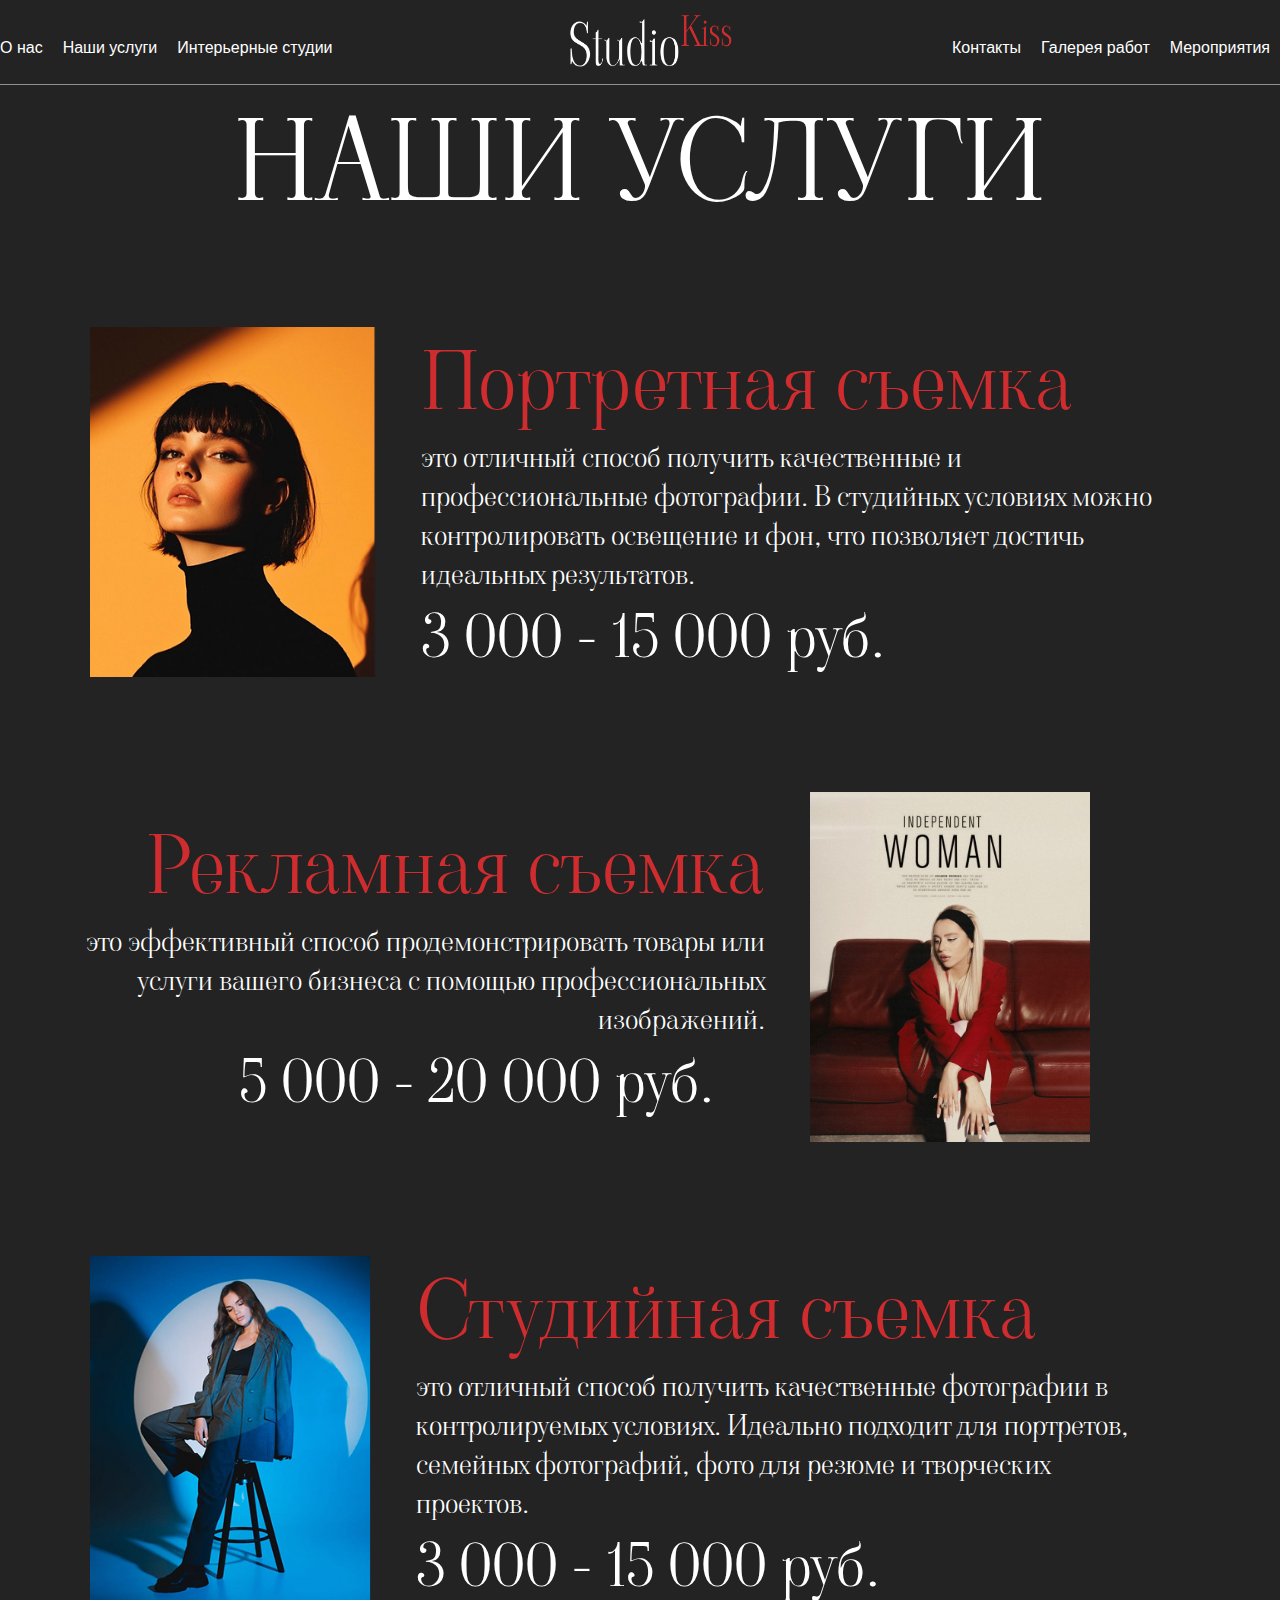
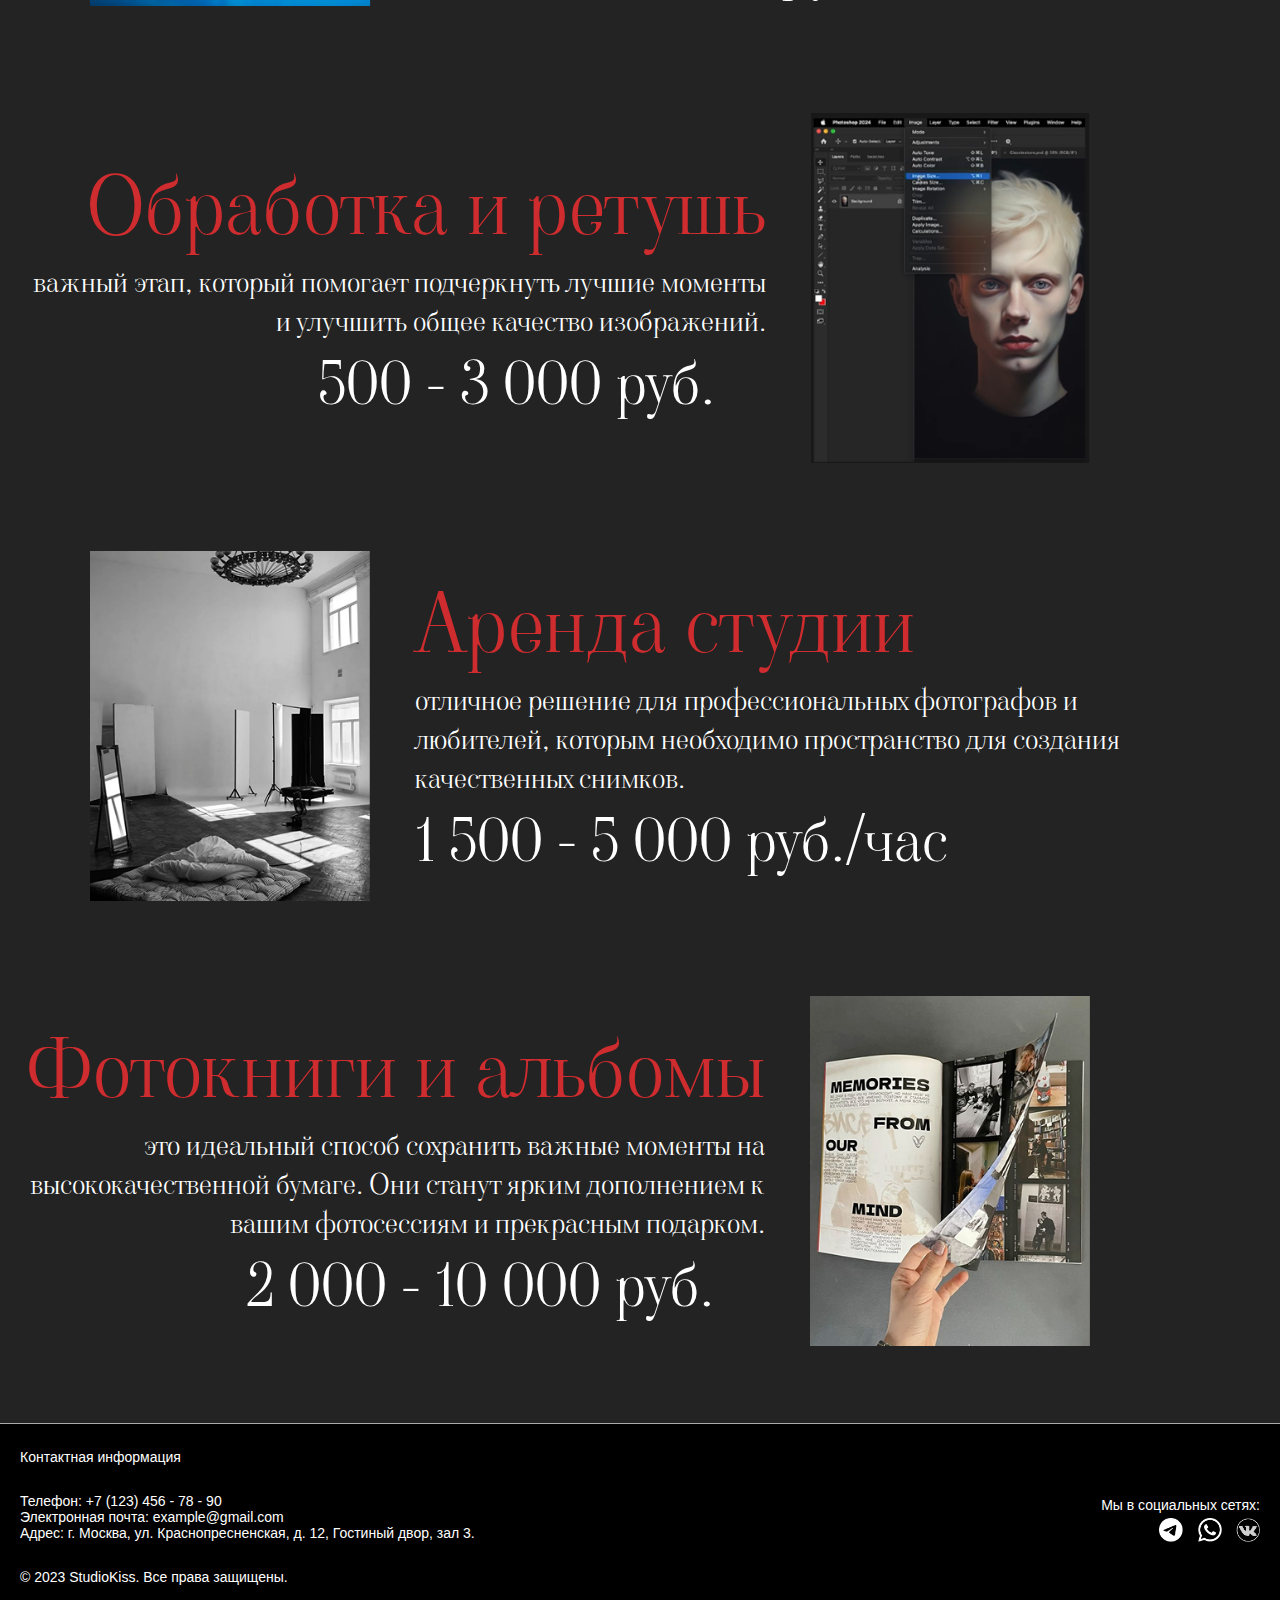
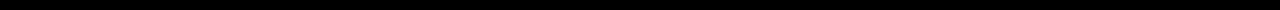
<file: servis.html>
<!DOCTYPE html>
<html lang="ru">
<head>
    <meta charset="UTF-8">
    <meta name="viewport" content="width=device-width, initial-scale=1.0">
    <link rel="stylesheet" href="assets/css/style.css">
    <title>StudoKiss</title>
    <link rel="preconnect" href="https://fonts.googleapis.com">
    <link rel="preconnect" href="https://fonts.gstatic.com" crossorigin>
    <link href="https://fonts.googleapis.com/css2?family=Viaoda+Libre&display=swap" rel="stylesheet">
</head>
<body>
    <header class="header">
        <div class="container">
            <nav class="header_nav">
                <ul class="header_list">
                    <li class="natac"><a href="onas.html">О нас</a></li>
                    <li class="natac"><a href="servis.html">Наши услуги</a></li>
                    <li class="natac"><a href="studios.html">Интерьерные студии</a></li>
                </ul>
            </nav>
            <a href="index.html"><img src="assets/img/ЛОГОТИП.png" width="180" height="75" alt=""></a>
            <nav class="header_nav">
                <ul class="header_list">
                    <li class="natac"><a href="contacts.html">Контакты</a></li>
                    <li class="natac"><a href="gallery.html">Галерея работ</a></li>
                    <li class="natac"><a href="events.html">Мероприятия</a></li>
                </ul>
            </nav>
        </div>
    </header>
    <main>
        <section class="section yslygi"> 
            <h1 class="zagolovok">НАШИ УСЛУГИ</h1>
            <div class="box_yslygi">
                <img src="assets/img/servis/image 30.png" alt="">
                <div class="text_yslygi">
                    <h2 class="podzagolovok">Портретная съемка</h2>
                    <p class="text"> это отличный способ получить качественные и профессиональные фотографии. В студийных условиях можно контролировать освещение и фон, что позволяет достичь идеальных результатов.
                    </p>
                    <p class="cena">3 000 - 15 000 руб.</p>
                </div>
            </div>

            <div class="box_yslygi_2">
                <img src="assets/img/servis/image 31.png" alt="">
                <div class="text_yslygi_2">
                    <h2 class="podzagolovok_2">Рекламная съемка</h2>
                    <p class="text"> это эффективный способ продемонстрировать товары или услуги вашего бизнеса с помощью профессиональных изображений. 
                    </p>
                    <p class="cena_2">5 000 - 20 000 руб.</p>
                </div>
            </div>

            <div class="box_yslygi">
                <img src="assets/img/servis/image 32.png" alt="">
                <div class="text_yslygi">
                    <h2 class="podzagolovok">Студийная съемка</h2>
                    <p class="text"> это отличный способ получить качественные фотографии в контролируемых условиях. Идеально подходит для портретов, семейных фотографий, фото для резюме и творческих проектов. 
                    </p>
                    <p class="cena">3 000 - 15 000 руб.</p>
                </div>
            </div>

            <div class="box_yslygi_2">
                <img src="assets/img/servis/image 33.png" alt="">
                <div class="text_yslygi_2">
                    <h2 class="podzagolovok_2">Обработка и ретушь</h2>
                    <p class="text"> важный этап, который помогает подчеркнуть лучшие моменты и улучшить общее качество изображений. 
                    </p>
                    <p class="cena_2">500 - 3 000 руб.</p>
                </div>
            </div>

            <div class="box_yslygi">
                <img src="assets/img/servis/image 34.png" alt="">
                <div class="text_yslygi">
                    <h2 class="podzagolovok">Аренда студии</h2>
                    <p class="text"> отличное решение для профессиональных фотографов и любителей, которым необходимо пространство для создания качественных снимков.
                    </p>
                    <p class="cena">1 500 - 5 000 руб./час</p>
                </div>
            </div>

            <div class="box_yslygi_2">
                <img src="assets/img/servis/image 35.png" alt="">
                <div class="text_yslygi_2">
                    <h2 class="podzagolovok_2">Фотокниги и альбомы</h2>
                    <p class="text"> это идеальный способ сохранить важные моменты на высококачественной бумаге. Они станут ярким дополнением к вашим фотосессиям и прекрасным подарком. 
                    </p>
                    <p class="cena_2">2 000 - 10 000 руб.</p>
                </div>
            </div>
        </section>
    </main>
    <footer class="footer">
        <div class="container">
            <div class="footer-content">
              <div class="footer-left">
                <p>Контактная информация</p> <br>
                <p>Телефон: +7 (123) 456 - 78 - 90  <br>
                    Электронная почта: example@gmail.com <br>
                    Адрес: г. Москва, ул. Краснопресненская, д. 12, Гостиный двор, зал 3. <br>
                </p> <br>
                <p>© 2023 StudioKiss. Все права защищены.</p>
              </div>
              <div class="footer-right">
                <p>Мы в социальных сетях:</p>
                <div class="social-icons">
                  <a href=""><img src="assets/img/Telegram.png" alt="Telegram"></a>
                  <a href=""><img src="assets/img/Vector.png" alt="WhatsApp"></a>
                  <a href=""><img src="assets/img/vk.png" alt="VK"></a>
                </div>
              </div>
            </div>
        </div>
      </footer>
</body>
</html>
</file>
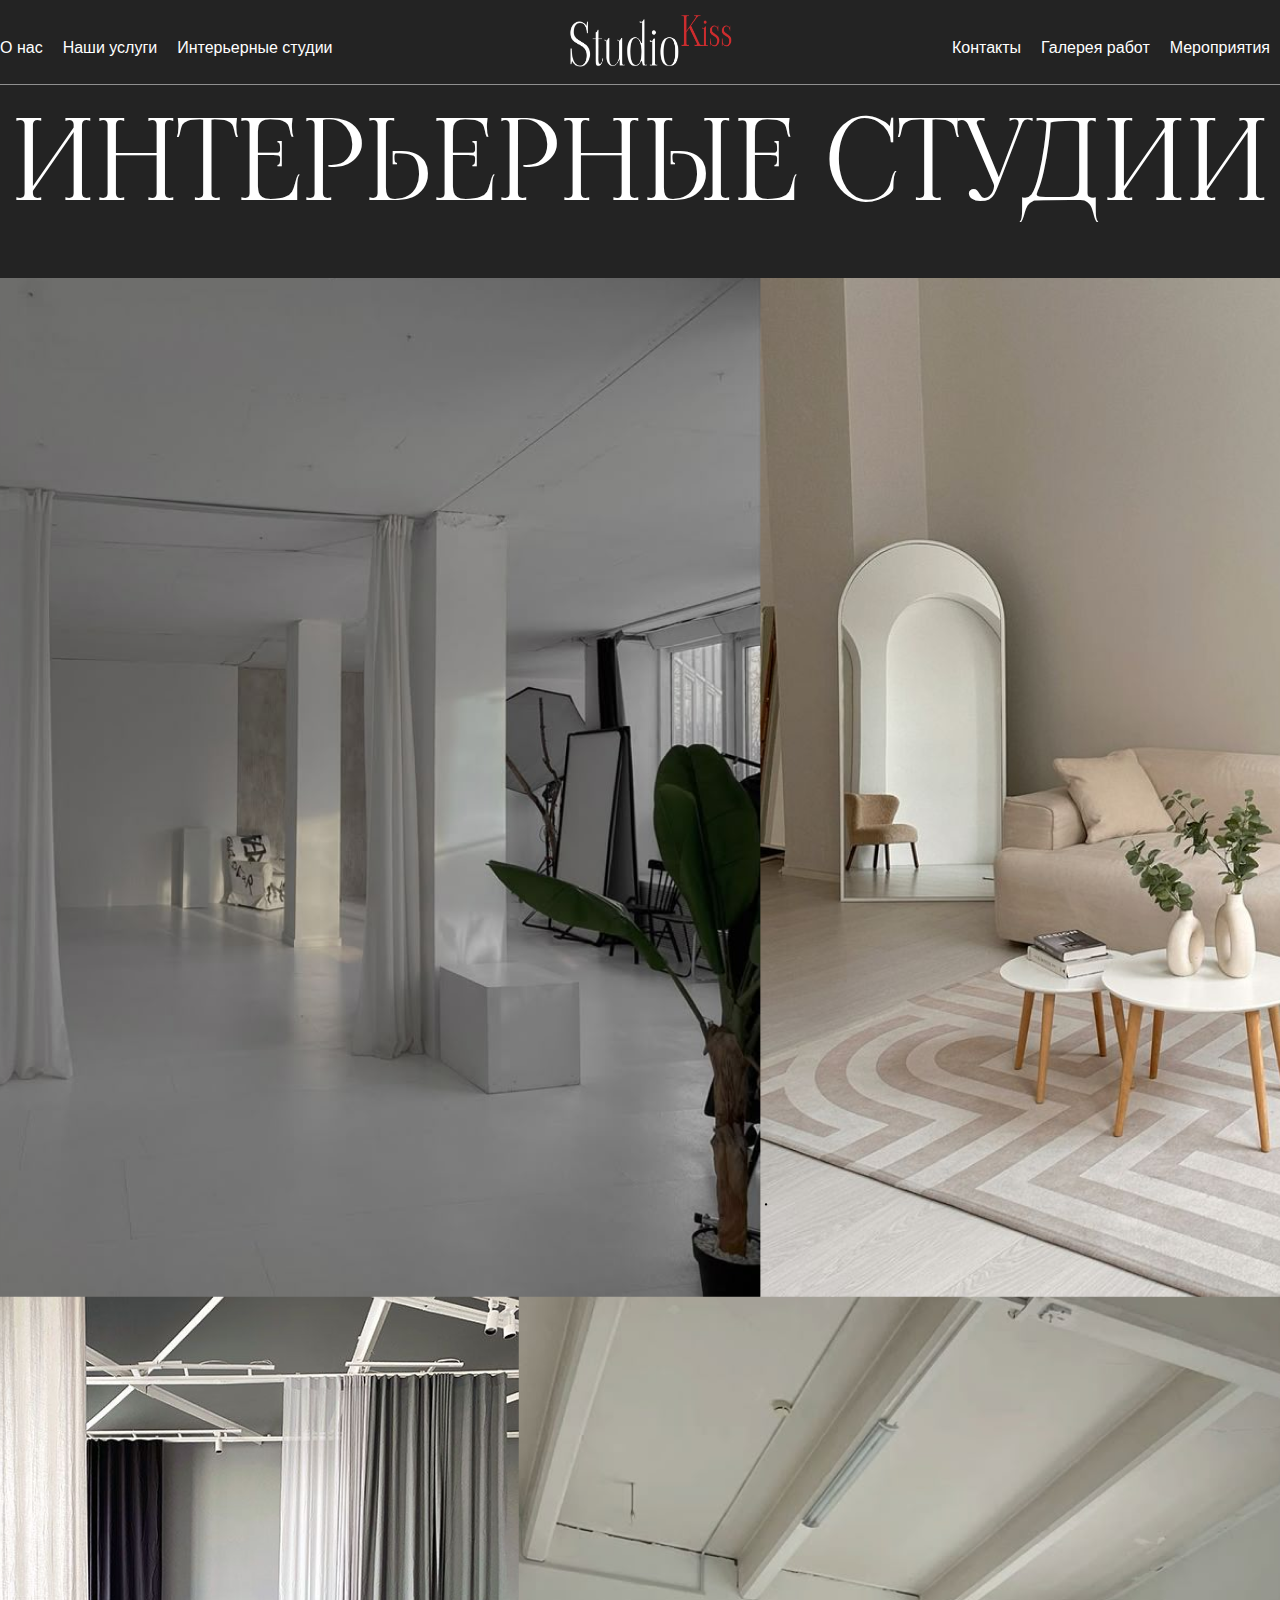
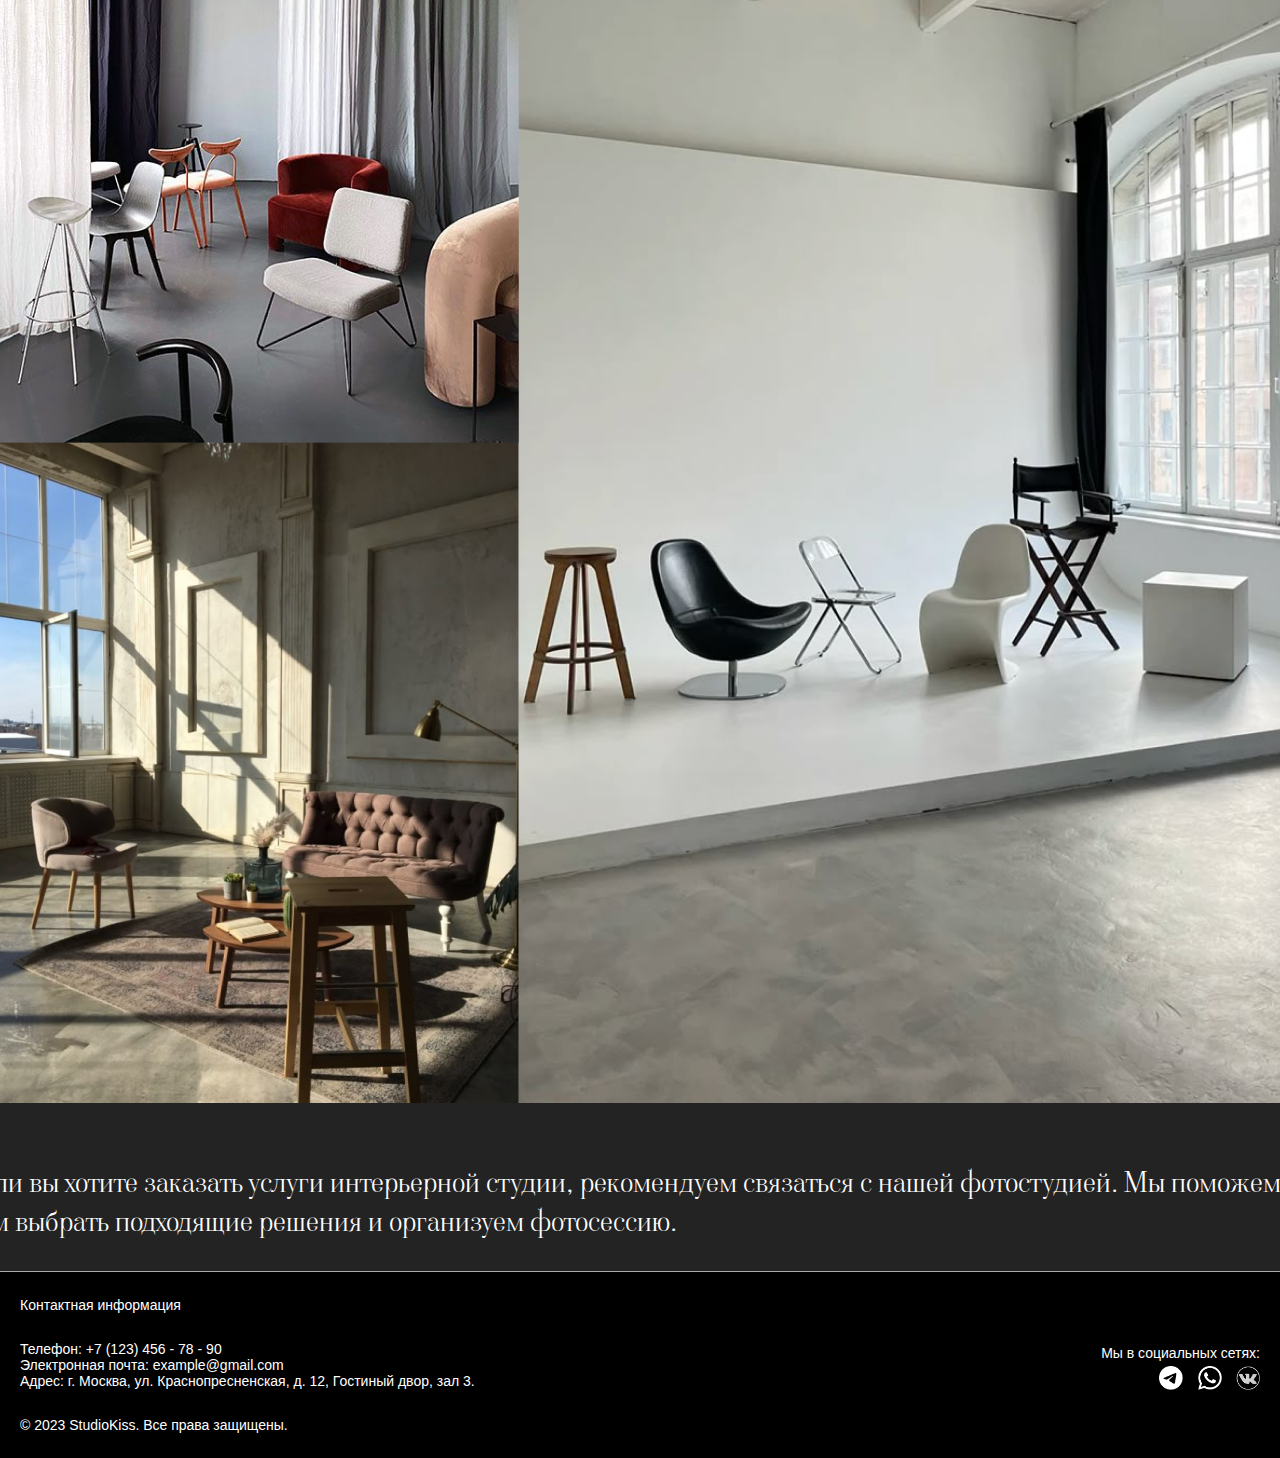
<file: studios.html>
<!DOCTYPE html>
<html lang="ru">
<head>
    <!-- Google tag (gtag.js) -->
    <script async src="https://www.googletagmanager.com/gtag/js?id=G-5FQ3KZ03GV"></script>
    <script>
        window.dataLayer = window.dataLayer || [];
        function gtag(){dataLayer.push(arguments);}
        gtag('js', new Date());
        
        gtag('config', 'G-5FQ3KZ03GV');
    </script>
    <meta charset="UTF-8">
    <meta name="viewport" content="width=device-width, initial-scale=1.0">
    <link rel="stylesheet" href="assets/css/style.css">
    <title>StudoKiss</title>
    <link rel="preconnect" href="https://fonts.googleapis.com">
    <link rel="preconnect" href="https://fonts.gstatic.com" crossorigin>
    <link href="https://fonts.googleapis.com/css2?family=Viaoda+Libre&display=swap" rel="stylesheet">
</head>
<body>
    <header class="header">
        <div class="container">
            <nav class="header_nav">
                <ul class="header_list">
                    <li class="natac"><a href="onas.html">О нас</a></li>
                    <li class="natac"><a href="servis.html">Наши услуги</a></li>
                    <li class="natac"><a href="studios.html">Интерьерные студии</a></li>
                </ul>
            </nav>
            <a href="index.html"><img src="assets/img/ЛОГОТИП.png" width="180" height="75" alt=""></a>
            <nav class="header_nav">
                <ul class="header_list">
                    <li class="natac"><a href="contacts.html">Контакты</a></li>
                    <li class="natac"><a href="gallery.html">Галерея работ</a></li>
                    <li class="natac"><a href="events.html">Мероприятия</a></li>
                </ul>
            </nav>
        </div>
    </header>

    <main>
        <section class="section studios">
            <h1 class="zagolovok">ИНТЕРЬЕРНЫЕ СТУДИИ</h1>
            <img src="assets/img/studii.png" alt="">
            <p class="text">Если вы хотите заказать услуги интерьерной студии, рекомендуем связаться с нашей фотостудией. Мы поможем вам выбрать подходящие решения и организуем фотосессию.</p>
    </main>

    <footer class="footer">
        <div class="container">
            <div class="footer-content">
              <div class="footer-left">
                <p>Контактная информация</p> <br>
                <p>Телефон: +7 (123) 456 - 78 - 90  <br>
                    Электронная почта: example@gmail.com <br>
                    Адрес: г. Москва, ул. Краснопресненская, д. 12, Гостиный двор, зал 3. <br>
                </p> <br>
                <p>© 2023 StudioKiss. Все права защищены.</p>
              </div>
              <div class="footer-right">
                <p>Мы в социальных сетях:</p>
                <div class="social-icons">
                  <a href=""><img src="assets/img/Telegram.png" alt="Telegram"></a>
                  <a href=""><img src="assets/img/Vector.png" alt="WhatsApp"></a>
                  <a href=""><img src="assets/img/vk.png" alt="VK"></a>
                </div>
              </div>
            </div>
        </div>
      </footer>
</body>
</html>
</file>
<file: assets/css/style.css>
*  {
    font-family: 'Arial', 'Verdana', sans-serif;
}

body {
    margin: 0;
    background-color: #232323;
    color: #ffffff;
}

li {
    font-size: 24px;
}

a {
    color: #ffffff;
    text-decoration: none;
}

ul {
    list-style: none;
    padding: 0;
    margin: 0;
}

.container {
 max-width: 1440px;
 margin: 0 auto;
}

/*- header*/
.header .container {
    display: flex;
    justify-content: space-between;
    align-items: center;
    box-shadow: 0px 0.5px 0px;
}

.header {
    padding: 5px 0px 0px;   
}

.natac {
    margin: 10px;
    margin-left: 0px;
}

.header_nav a {
    font-size: 16px ;
}

.header_list {
    display: flex;
    gap: 10px;
}

.prov {
        font-family: "Viaoda Libre", serif;
        font-weight: 400;
        font-style: normal;
}
/*- header*/

/*- main*/
.section {
    max-width: 1400px;
    margin: auto;
  }

.zagolovok {
    text-align: center;
    width: 600px;
    margin: 0px;
    font-family: "Viaoda Libre", serif;
    font-weight: 200;
    font-style: normal;
    font-size: 110px;
}

.podzagolovok {
    text-align: center;
    margin: 0px;
    font-family: "Viaoda Libre", serif;
    font-weight: 400;
    font-style: normal;
    font-size: 110px;
    color: #CE2C2E;
}

.text {
    align-items: center;
    margin: 0px;
    font-family: "Viaoda Libre", serif;
    font-weight: 400;
    font-style: normal;
    font-size: 28px;
}


/*- welcome*/
.welcome {
    margin-top: 10px;
    padding: 390px 80px;
    background-image: url(https://i.ibb.co/FkvhBH1q/IMG-20250518-224740-340.png);
    background-repeat: no-repeat;
    background-size: cover;
    background-position: center;
    color: #fff;
    justify-items: center;
}

.btn {
    position: relative;
    top: 190px;
    left: 540px;
    padding: 12px 24px;
    background-color: #4b4b4b ;
    color: white;
    border-radius: 26px;
    text-decoration: none;
    font-weight: 600;
    font-size: 26px;
}

/*- welcome*/

/*- welcome нижняя часть*/
.box_niz {
    text-align: center;    
}

.welcom_niz {
    margin-top: 120px;
    display: flex;
    justify-content: space-between;
}

.welcom_niz .text {
    width: 290px;
    align-items: center;
}
/*- welcome нижняя часть*/

/*- о нас*/
.o_nas {
    display: flex;
    flex-direction: column;
    align-items: center;
}

.o_nas .zagolovok {
    text-align: center; 
    margin-bottom: 20px;
    width: 1000px;
}

.box_onas {
    display: flex;
    flex-direction: column;
    width: 100%;
    max-width: 1400px; 
}
  
.box_onas_1 {
    align-self: flex-start; 
    width: 57%; 
    margin-bottom: 20px; 
}
  
.box_onas_2 {
    align-self: flex-end; 
    width: 57%; 
}
/*- о нас*/
/*- о нас низ*/
.o_nasniz {
    margin-top: 70px;
    position: relative;
    background-image: url(https://i.ibb.co/xSv6zdNQ/IMG-20250518-224733-868.png);
    background-size: cover;
    background-position: center;
    height: 600px;
    color: white;
    display: flex;
    align-items: center;
    justify-content: center;
}


.box_o_nasniz {
    position: relative;
    max-width: 1500px;
    padding: 20px;
    z-index: 1;
    line-height: 1.6;
    left: 100px;
}

.o_nasniz .text {
    margin: 5;
    align-self: flex-start; 
    width: 57%; 
}
/*- main*/
/*- снято в студии*/
.snyato .zagolovok {
    text-align: center; 
    margin-bottom: 20px;
    width: 1000px;
}

.snyato {
    margin-top: 80px;
    display: flex;
    flex-direction: column;
    align-items: center;
}

.snyato .img {
    margin-top: 50px;
}
/*- снято в студии*/

/*- мероприятия*/
.meropriat {
    margin-top: 80px;
    display: flex;
    flex-direction: column;
    align-items: center;
    
}

.meropriat .zagolovok {
    text-align: center; 
    margin-bottom: 20px;
    width: 1000px;
}


.box_meropriat {
    margin-left: 100px;
    text-align: center;
    width: 1100px;
}

.meropriat .text {
    text-align: start;
    margin-top: 40px;
    margin-bottom: 20px;
    height: 150px;
}
/*- мероприятия*/ 

/*- студии*/ 
.studios {
    display: flex;
    flex-direction: column;
    align-items: center;
}

.studios .zagolovok {
    text-align: center; 
    margin-bottom: 38px;
    width: 1300px;
}

.studios .text {
    align-items: center;
    margin-top: 60px;
    width: 1350px;
}
/*- студии*/ 

/*- галерея работ*/ 
.gallery {
    display: flex;
    flex-direction: column;
    align-items: center;
}

.gallery .zagolovok {
    text-align: center; 
    margin-top: 28px;
    margin-bottom: 1px;
    width: 1300px;
}

.gallery .text {
    align-items: center;
    margin-top: 60px;
    width: 1114px;
    margin-top: 30px;
    margin-bottom: 78px;
}
/*- галерея работ*/ 

/*- О нас*/ 

.onas {
    margin-top: 70px;
    position: relative;
    background-image: url(https://i.ibb.co/DfBRkknN/IMG-20250518-224733-495.png);
    background-size: cover;
    background-position: center;

    padding: 80px;
    color: white;
    display: flex;
    align-items: center;
    justify-content: center;
}

.onas .zagolovok {
    text-align: center; 
    margin-bottom: 20px;
    margin-top: -120px;
    width: 1300px;
}

.onas .text {
    margin-bottom: 30px;
} 

/*- О нас*/ 

/*- фотографы*/ 

.photographers {
    display: flex;
    flex-direction: column;
    align-items: center;
}

.photo{
    margin-top: 30px;
}

.photo2 {
    margin-bottom: 40px;
}

/*- фотографы*/ 

/*- контакты*/ 
.contact {
    max-width: 1000px;
    margin: auto;
    text-align: center;
  }

.contact .zagolovok {
    text-align: center; 
    margin-bottom: 20px;
    width: 1000px;
}

.contact .podzagolovok {
    font-size: 30px;
}

.contact .text {
    color: #ffffffa9;
}

.minizagolovok {
    text-align: center;
    width: 60px;
    margin: 0px;
    font-family: "Viaoda Libre", serif;
    font-weight: 200;
    font-style: normal;
    font-size: 50px;
    margin-bottom: -20px;
    margin-top: 30px;
}

.box_con {
    display: flex;
    justify-content: space-between;
    margin-top: 30px;
    gap: 40px;
    flex-wrap: wrap;
}
  
.contact_info {
    flex: 1;
    text-align: left;
}

.contact-form {
    flex: 1;
    display: flex;
    flex-direction: column;
    gap: 15px;
    margin-top: 70px;
}
  
.contact-form input,
.contact-form textarea {
    padding: 10px;
    border: 1px solid #aaa;
    border-radius: 4px;
    font-size: 14px;
    border-radius: 30px;
    width: 450px;
    height: 25px;
    margin: 10px;
}
  
.contact-form textarea {
    resize: vertical;
    min-height: 80px;
}
  
.contact-form button {
    padding: 12px;
    background-color: #CE2C2E;
    color: white;
    border: none;
    border-radius: 6px;
    cursor: pointer;
    font-size: 16px;
    border-radius: 30px;
    width: 200px;
    margin-left: 150px;
}
/*- контакты*/ 

/*- мероприятия*/ 
.event {
    max-width: 1200px;
    margin: auto;
}
.event .zagolovok {
    text-align: center; 
    margin-bottom: 20px;
    width: 1200px;
}

.event .podzagolovok {
    font-size: 80px;
    margin-top: 30px;
}

.box_event {
    display: flex;
    justify-content: space-between;
}

.box_event .text {
    margin-top: 57px;
    font-size: 30px;
    width: 870px;
    height: 150px;
}

/*- мероприятия*/ 
/*- наши услуги*/ 
.yslygi {
    max-width: 1200px;
    margin: auto;
}

.yslygi .zagolovok {
    text-align: center; 
    margin-bottom: 20px;
    width: 1200px;
}

.box_yslygi {
    max-width: 1100px;
    margin: auto;
    padding: 40px 20px;
    display: flex; 
    align-items: center; 
    gap: 20px; 
}

.box_yslygi_2 {
    max-width: 900px;
    margin: auto;
    padding: 40px 20px;
    display: flex; 
    align-items: center; 
    gap: 20px; 
    flex-direction: row-reverse; 
}

.yslygi .podzagolovok {
    font-size: 80px;
    text-align: start;
}

.cena {
    text-align: start;
    width: 600px;
    margin: 0px;
    font-family: "Viaoda Libre", serif;
    font-weight: 200;
    font-style: normal;
    font-size: 60px;
}

.box_yslygi img {
    height: 350px;
    width: 300px;
}

.text_yslygi {
    padding: 25px;
}

.text_yslygi_2 {
    padding: 25px;
    text-align: end;
}

.box_yslygi_2 img {
    height: 350px;
    width: 300px;
}

.podzagolovok_2 {
    text-align: end;
    margin: 0px;
    font-family: "Viaoda Libre", serif;
    font-weight: 400;
    font-style: normal;
    font-size: 80px;
    color: #CE2C2E;
    width: 750px;
}

.cena_2 {
    text-align: end;
    width: 700px;
    margin: 0px;
    font-family: "Viaoda Libre", serif;
    font-weight: 200;
    font-style: normal;
    font-size: 60px;
}

/* подвал */
.footer {
    margin-top: 30px;
    background-color: #000000;
    padding: 20px;
    border-top: 1px solid #aaa;
}
  
.footer-content {
    display: flex;
    justify-content: space-between;
    align-items: center;
    flex-wrap: wrap;
}
  
.footer-left p {
    margin: 5px 0;
    font-size: 14px;
    color: #ffffff;
}
  
.footer-right {
    text-align: right;
}
  
.footer-right p {
    margin: 5px 0;
    font-size: 14px;
}
  
.social-icons img {
    width: 24px;
    height: 24px;
    margin-left: 10px;
    vertical-align: middle;
    cursor: pointer;
}

/* подвал */
</file>
